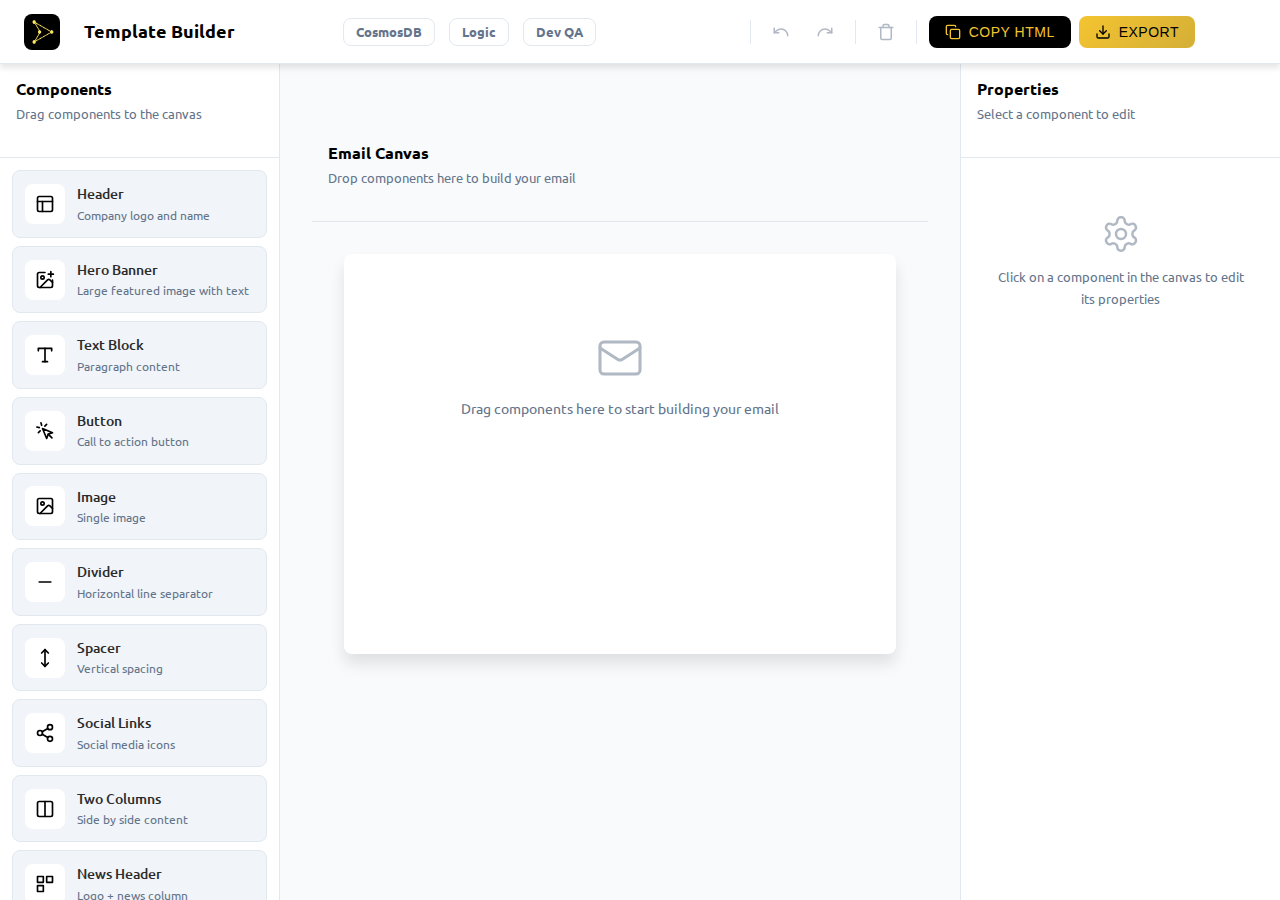
<file: index.html>
<!DOCTYPE html>
<html lang="en">
<head>
  <meta charset="UTF-8">
  <meta name="viewport" content="width=device-width, initial-scale=1.0">
  <title>Email Template Builder</title>
  <link rel="stylesheet" href="./assets/css/mmit-styles.css">
  <link rel="stylesheet" href="./assets/css/application.css">
  <link rel="apple-touch-icon" sizes="180x180" href="./assets/images/favicon_io/apple-touch-icon.png">
  <link rel="icon" type="image/png" sizes="32x32" href="./assets/images/favicon_io/favicon-32x32.png">
  <link rel="icon" type="image/png" sizes="16x16" href="./assets/images/favicon_io/favicon-16x16.png">
  <link rel="manifest" href="./assets/images/favicon_io/site.webmanifest">
</head>
<body>
  <div id="app">
    <header class="header">
      <div class="header-left">
        <div class="logo">
          <img src="./assets/images/mmit_logo.png" alt="MMIT Logo" style="width: 30px; height: 30px;">
        </div>
        <div class="header-title">
          <h1 data-testid="text-app-title">Template Builder</h1>
          <span id="templateNameDisplay" class="template-name" data-testid="text-template-name"></span>
        </div>
      </div>
      <div class="header-actions">
        <div class="header-features">
          <a href="./assets/pages/cosmosDB/index.html">CosmosDB</a>
          <a href="./assets/pages/logic/index.html">Logic</a>
          <!-- <a href="./assets/pages/repo/index.html">Repo</a> -->
          <a href="./assets/pages/dev-qa/index.html">Dev QA</a>
        </div>

        <button style="visibility: hidden;" class="btn btn-icon" id="btnNew" title="New Template" data-testid="button-new">
          <svg xmlns="http://www.w3.org/2000/svg" width="18" height="18" viewBox="0 0 24 24" fill="none" stroke="currentColor" stroke-width="2" stroke-linecap="round" stroke-linejoin="round"><path d="M5 12h14"/><path d="M12 5v14"/></svg>
        </button>
        <button style="visibility: hidden;" class="btn btn-icon" id="btnLoad" title="Load Template" data-testid="button-load">
          <svg xmlns="http://www.w3.org/2000/svg" width="18" height="18" viewBox="0 0 24 24" fill="none" stroke="currentColor" stroke-width="2" stroke-linecap="round" stroke-linejoin="round"><path d="m6 14 1.5-2.9A2 2 0 0 1 9.24 10H20a2 2 0 0 1 1.94 2.5l-1.54 6a2 2 0 0 1-1.95 1.5H4a2 2 0 0 1-2-2V5a2 2 0 0 1 2-2h3.9a2 2 0 0 1 1.69.9l.81 1.2a2 2 0 0 0 1.67.9H18a2 2 0 0 1 2 2v2"/></svg>
        </button>
        <button style="visibility: hidden;" class="btn btn-icon" id="btnSave" title="Save Template" data-testid="button-save">
          <svg xmlns="http://www.w3.org/2000/svg" width="18" height="18" viewBox="0 0 24 24" fill="none" stroke="currentColor" stroke-width="2" stroke-linecap="round" stroke-linejoin="round"><path d="M15.2 3a2 2 0 0 1 1.4.6l3.8 3.8a2 2 0 0 1 .6 1.4V19a2 2 0 0 1-2 2H5a2 2 0 0 1-2-2V5a2 2 0 0 1 2-2z"/><path d="M17 21v-7a1 1 0 0 0-1-1H8a1 1 0 0 0-1 1v7"/><path d="M7 3v4a1 1 0 0 0 1 1h7"/></svg>
        </button>
        <div class="divider"></div>
        <button class="btn btn-icon" id="btnUndo" title="Undo" disabled data-testid="button-undo">
          <svg xmlns="http://www.w3.org/2000/svg" width="18" height="18" viewBox="0 0 24 24" fill="none" stroke="currentColor" stroke-width="2" stroke-linecap="round" stroke-linejoin="round"><path d="M3 7v6h6"/><path d="M21 17a9 9 0 0 0-9-9 9 9 0 0 0-6 2.3L3 13"/></svg>
        </button>
        <button class="btn btn-icon" id="btnRedo" title="Redo" disabled data-testid="button-redo">
          <svg xmlns="http://www.w3.org/2000/svg" width="18" height="18" viewBox="0 0 24 24" fill="none" stroke="currentColor" stroke-width="2" stroke-linecap="round" stroke-linejoin="round"><path d="M21 7v6h-6"/><path d="M3 17a9 9 0 0 1 9-9 9 9 0 0 1 6 2.3l3 2.7"/></svg>
        </button>
        <div class="divider"></div>
        <button class="btn btn-icon" id="btnClear" title="Clear Canvas" disabled data-testid="button-clear">
          <svg xmlns="http://www.w3.org/2000/svg" width="18" height="18" viewBox="0 0 24 24" fill="none" stroke="currentColor" stroke-width="2" stroke-linecap="round" stroke-linejoin="round"><path d="M3 6h18"/><path d="M19 6v14c0 1-1 2-2 2H7c-1 0-2-1-2-2V6"/><path d="M8 6V4c0-1 1-2 2-2h4c1 0 2 1 2 2v2"/></svg>
        </button>
        <div class="divider"></div>
        <button class="btn btn-secondary" id="btnCopy" data-testid="button-copy">
          <svg xmlns="http://www.w3.org/2000/svg" width="16" height="16" viewBox="0 0 24 24" fill="none" stroke="currentColor" stroke-width="2" stroke-linecap="round" stroke-linejoin="round"><rect width="14" height="14" x="8" y="8" rx="2" ry="2"/><path d="M4 16c-1.1 0-2-.9-2-2V4c0-1.1.9-2 2-2h10c1.1 0 2 .9 2 2"/></svg>
          <span>Copy HTML</span>
        </button>
        <button class="btn btn-primary" id="btnExport" data-testid="button-export">
          <svg xmlns="http://www.w3.org/2000/svg" width="16" height="16" viewBox="0 0 24 24" fill="none" stroke="currentColor" stroke-width="2" stroke-linecap="round" stroke-linejoin="round"><path d="M21 15v4a2 2 0 0 1-2 2H5a2 2 0 0 1-2-2v-4"/><polyline points="7 10 12 15 17 10"/><line x1="12" x2="12" y1="15" y2="3"/></svg>
          <span>Export</span>
        </button>
        <div style="visibility: hidden;" class="divider"></div>
        <button style="visibility: hidden;" class="btn btn-icon btn-outline" id="btnDarkMode" title="Toggle Dark Mode" data-testid="button-dark-mode">
          <svg id="iconMoon" xmlns="http://www.w3.org/2000/svg" width="18" height="18" viewBox="0 0 24 24" fill="none" stroke="currentColor" stroke-width="2" stroke-linecap="round" stroke-linejoin="round"><path d="M12 3a6 6 0 0 0 9 9 9 9 0 1 1-9-9Z"/></svg>
          <svg id="iconSun" xmlns="http://www.w3.org/2000/svg" width="18" height="18" viewBox="0 0 24 24" fill="none" stroke="currentColor" stroke-width="2" stroke-linecap="round" stroke-linejoin="round" style="display:none"><circle cx="12" cy="12" r="4"/><path d="M12 2v2"/><path d="M12 20v2"/><path d="m4.93 4.93 1.41 1.41"/><path d="m17.66 17.66 1.41 1.41"/><path d="M2 12h2"/><path d="M20 12h2"/><path d="m6.34 17.66-1.41 1.41"/><path d="m19.07 4.93-1.41 1.41"/></svg>
        </button>
      </div>
    </header>

    <main class="main">
      <aside class="sidebar-left">
        <div class="panel-header">
          <h2 data-testid="text-components-title">Components</h2>
          <p data-testid="text-components-hint">Drag components to the canvas</p>
        </div>
        <div class="component-list" id="componentPalette">
          <div class="component-item" draggable="true" data-type="header" data-testid="component-header">
            <div class="component-icon">
              <svg xmlns="http://www.w3.org/2000/svg" width="20" height="20" viewBox="0 0 24 24" fill="none" stroke="currentColor" stroke-width="2" stroke-linecap="round" stroke-linejoin="round"><rect width="18" height="18" x="3" y="3" rx="2"/><path d="M3 9h18"/><path d="M9 21V9"/></svg>
            </div>
            <div class="component-info">
              <span class="component-name">Header</span>
              <span class="component-desc">Company logo and name</span>
            </div>
          </div>
          <div class="component-item" draggable="true" data-type="hero" data-testid="component-hero">
            <div class="component-icon">
              <svg xmlns="http://www.w3.org/2000/svg" width="20" height="20" viewBox="0 0 24 24" fill="none" stroke="currentColor" stroke-width="2" stroke-linecap="round" stroke-linejoin="round"><path d="M21 12v7a2 2 0 0 1-2 2H5a2 2 0 0 1-2-2V5a2 2 0 0 1 2-2h7"/><line x1="16" x2="22" y1="5" y2="5"/><line x1="19" x2="19" y1="2" y2="8"/><circle cx="9" cy="9" r="2"/><path d="m21 15-3.086-3.086a2 2 0 0 0-2.828 0L6 21"/></svg>
            </div>
            <div class="component-info">
              <span class="component-name">Hero Banner</span>
              <span class="component-desc">Large featured image with text</span>
            </div>
          </div>
          <div class="component-item" draggable="true" data-type="text" data-testid="component-text">
            <div class="component-icon">
              <svg xmlns="http://www.w3.org/2000/svg" width="20" height="20" viewBox="0 0 24 24" fill="none" stroke="currentColor" stroke-width="2" stroke-linecap="round" stroke-linejoin="round"><polyline points="4 7 4 4 20 4 20 7"/><line x1="9" x2="15" y1="20" y2="20"/><line x1="12" x2="12" y1="4" y2="20"/></svg>
            </div>
            <div class="component-info">
              <span class="component-name">Text Block</span>
              <span class="component-desc">Paragraph content</span>
            </div>
          </div>
          <div class="component-item" draggable="true" data-type="button" data-testid="component-button">
            <div class="component-icon">
              <svg xmlns="http://www.w3.org/2000/svg" width="20" height="20" viewBox="0 0 24 24" fill="none" stroke="currentColor" stroke-width="2" stroke-linecap="round" stroke-linejoin="round"><path d="m9 9 5 12 1.774-5.226L21 14 9 9z"/><path d="m16.071 16.071 4.243 4.243"/><path d="m7.188 2.239.777 2.897M5.136 7.965l-2.898-.777M13.95 4.05l-2.122 2.122m-5.657 5.656-2.12 2.122"/></svg>
            </div>
            <div class="component-info">
              <span class="component-name">Button</span>
              <span class="component-desc">Call to action button</span>
            </div>
          </div>
          <div class="component-item" draggable="true" data-type="image" data-testid="component-image">
            <div class="component-icon">
              <svg xmlns="http://www.w3.org/2000/svg" width="20" height="20" viewBox="0 0 24 24" fill="none" stroke="currentColor" stroke-width="2" stroke-linecap="round" stroke-linejoin="round"><rect width="18" height="18" x="3" y="3" rx="2" ry="2"/><circle cx="9" cy="9" r="2"/><path d="m21 15-3.086-3.086a2 2 0 0 0-2.828 0L6 21"/></svg>
            </div>
            <div class="component-info">
              <span class="component-name">Image</span>
              <span class="component-desc">Single image</span>
            </div>
          </div>
          <div class="component-item" draggable="true" data-type="divider" data-testid="component-divider">
            <div class="component-icon">
              <svg xmlns="http://www.w3.org/2000/svg" width="20" height="20" viewBox="0 0 24 24" fill="none" stroke="currentColor" stroke-width="2" stroke-linecap="round" stroke-linejoin="round"><path d="M5 12h14"/></svg>
            </div>
            <div class="component-info">
              <span class="component-name">Divider</span>
              <span class="component-desc">Horizontal line separator</span>
            </div>
          </div>
          <div class="component-item" draggable="true" data-type="spacer" data-testid="component-spacer">
            <div class="component-icon">
              <svg xmlns="http://www.w3.org/2000/svg" width="20" height="20" viewBox="0 0 24 24" fill="none" stroke="currentColor" stroke-width="2" stroke-linecap="round" stroke-linejoin="round"><polyline points="8 18 12 22 16 18"/><polyline points="8 6 12 2 16 6"/><line x1="12" x2="12" y1="2" y2="22"/></svg>
            </div>
            <div class="component-info">
              <span class="component-name">Spacer</span>
              <span class="component-desc">Vertical spacing</span>
            </div>
          </div>
          <div class="component-item" draggable="true" data-type="social" data-testid="component-social">
            <div class="component-icon">
              <svg xmlns="http://www.w3.org/2000/svg" width="20" height="20" viewBox="0 0 24 24" fill="none" stroke="currentColor" stroke-width="2" stroke-linecap="round" stroke-linejoin="round"><circle cx="18" cy="5" r="3"/><circle cx="6" cy="12" r="3"/><circle cx="18" cy="19" r="3"/><line x1="8.59" x2="15.42" y1="13.51" y2="17.49"/><line x1="15.41" x2="8.59" y1="6.51" y2="10.49"/></svg>
            </div>
            <div class="component-info">
              <span class="component-name">Social Links</span>
              <span class="component-desc">Social media icons</span>
            </div>
          </div>
          <div class="component-item" draggable="true" data-type="two-column" data-testid="component-two-column">
            <div class="component-icon">
              <svg xmlns="http://www.w3.org/2000/svg" width="20" height="20" viewBox="0 0 24 24" fill="none" stroke="currentColor" stroke-width="2" stroke-linecap="round" stroke-linejoin="round"><rect width="18" height="18" x="3" y="3" rx="2"/><path d="M12 3v18"/></svg>
            </div>
            <div class="component-info">
              <span class="component-name">Two Columns</span>
              <span class="component-desc">Side by side content</span>
            </div>
          </div>
          <div class="component-item" draggable="true" data-type="news-header" data-testid="component-news-header">
            <div class="component-icon">
              <svg xmlns="http://www.w3.org/2000/svg" width="20" height="20" viewBox="0 0 24 24" fill="none" stroke="currentColor" stroke-width="2" stroke-linecap="round" stroke-linejoin="round"><rect x="3" y="3" width="7" height="7"/><rect x="14" y="3" width="7" height="7"/><rect x="3" y="14" width="7" height="7"/></svg>
            </div>
            <div class="component-info">
              <span class="component-name">News Header</span>
              <span class="component-desc">Logo + news column</span>
            </div>
          </div>
          <div class="component-item" draggable="true" data-type="cta" data-testid="component-cta">
            <div class="component-icon">
              <svg xmlns="http://www.w3.org/2000/svg" width="20" height="20" viewBox="0 0 24 24" fill="none" stroke="currentColor" stroke-width="2" stroke-linecap="round" stroke-linejoin="round"><rect x="3" y="7" width="18" height="10" rx="3"/></svg>
            </div>
            <div class="component-info">
              <span class="component-name">CTA Button</span>
              <span class="component-desc">Prominent call-to-action</span>
            </div>
          </div>
          <div class="component-item" draggable="true" data-type="features-two" data-testid="component-features-two">
            <div class="component-icon">
              <svg xmlns="http://www.w3.org/2000/svg" width="20" height="20" viewBox="0 0 24 24" fill="none" stroke="currentColor" stroke-width="2" stroke-linecap="round" stroke-linejoin="round"><path d="M3 6h18M3 12h18M3 18h18"/></svg>
            </div>
            <div class="component-info">
              <span class="component-name">Two Features</span>
              <span class="component-desc">Two-column feature block</span>
            </div>
          </div>
          <div class="component-item" draggable="true" data-type="image-block" data-testid="component-image-block">
            <div class="component-icon">
              <svg xmlns="http://www.w3.org/2000/svg" width="20" height="20" viewBox="0 0 24 24" fill="none" stroke="currentColor" stroke-width="2" stroke-linecap="round" stroke-linejoin="round"><rect x="3" y="3" width="18" height="14" rx="2"/><circle cx="8.5" cy="8.5" r="1.5"/><path d="M21 21l-6-6-4 4-3-3-4 4"/></svg>
            </div>
            <div class="component-info">
              <span class="component-name">Image Block</span>
              <span class="component-desc">Centered image</span>
            </div>
          </div>
          <div class="component-item" draggable="true" data-type="data-table" data-testid="component-data-table">
            <div class="component-icon">
              <svg xmlns="http://www.w3.org/2000/svg" width="20" height="20" viewBox="0 0 24 24" fill="none" stroke="currentColor" stroke-width="2" stroke-linecap="round" stroke-linejoin="round"><path d="M3 3h18v18H3z"/><path d="M3 9h18M9 21V9"/></svg>
            </div>
            <div class="component-info">
              <span class="component-name">Data Table</span>
              <span class="component-desc">Tabular data block</span>
            </div>
          </div>
          <div class="component-item" draggable="true" data-type="title-paragraph" data-testid="component-title-paragraph">
            <div class="component-icon">
              <svg xmlns="http://www.w3.org/2000/svg" width="20" height="20" viewBox="0 0 24 24" fill="none" stroke="currentColor" stroke-width="2" stroke-linecap="round" stroke-linejoin="round"><path d="M4 6h16M4 12h16M4 18h10"/></svg>
            </div>
            <div class="component-info">
              <span class="component-name">Title + Paragraphs</span>
              <span class="component-desc">Heading and text</span>
            </div>
          </div>
          <div class="component-item" draggable="true" data-type="features-three" data-testid="component-features-three">
            <div class="component-icon">
              <svg xmlns="http://www.w3.org/2000/svg" width="20" height="20" viewBox="0 0 24 24" fill="none" stroke="currentColor" stroke-width="2" stroke-linecap="round" stroke-linejoin="round"><circle cx="6" cy="6" r="2"/><circle cx="12" cy="6" r="2"/><circle cx="18" cy="6" r="2"/></svg>
            </div>
            <div class="component-info">
              <span class="component-name">Three Features</span>
              <span class="component-desc">Three-column icon features</span>
            </div>
          </div>
          <div class="component-item" draggable="true" data-type="footer" data-testid="component-footer">
            <div class="component-icon">
              <svg xmlns="http://www.w3.org/2000/svg" width="20" height="20" viewBox="0 0 24 24" fill="none" stroke="currentColor" stroke-width="2" stroke-linecap="round" stroke-linejoin="round"><path d="M15 2H6a2 2 0 0 0-2 2v16a2 2 0 0 0 2 2h12a2 2 0 0 0 2-2V7Z"/><path d="M14 2v4a2 2 0 0 0 2 2h4"/><path d="M10 9H8"/><path d="M16 13H8"/><path d="M16 17H8"/></svg>
            </div>
            <div class="component-info">
              <span class="component-name">Footer</span>
              <span class="component-desc">Copyright and unsubscribe</span>
            </div>
          </div>
        </div>
      </aside>

      <section class="canvas-area">
        <div class="panel-header">
          <div>
            <h2 data-testid="text-canvas-title">Email Canvas</h2>
            <p id="canvasCount" data-testid="text-canvas-count">Drop components here to build your email</p>
          </div>
        </div>
        <div class="canvas-scroll">
          <div class="canvas-container">
            <div class="email-preview" id="emailPreview" data-testid="canvas-drop-zone"></div>
          </div>
        </div>
      </section>

      <aside class="sidebar-right">
        <div class="panel-header">
          <h2 id="propertyTitle" data-testid="text-property-title">Properties</h2>
          <p id="propertySubtitle">Select a component to edit</p>
        </div>
        <div class="property-content" id="propertyEditor">
          <div class="empty-property-state">
            <svg xmlns="http://www.w3.org/2000/svg" width="40" height="40" viewBox="0 0 24 24" fill="none" stroke="currentColor" stroke-width="1.5" stroke-linecap="round" stroke-linejoin="round"><path d="M12.22 2h-.44a2 2 0 0 0-2 2v.18a2 2 0 0 1-1 1.73l-.43.25a2 2 0 0 1-2 0l-.15-.08a2 2 0 0 0-2.73.73l-.22.38a2 2 0 0 0 .73 2.73l.15.1a2 2 0 0 1 1 1.72v.51a2 2 0 0 1-1 1.74l-.15.09a2 2 0 0 0-.73 2.73l.22.38a2 2 0 0 0 2.73.73l.15-.08a2 2 0 0 1 2 0l.43.25a2 2 0 0 1 1 1.73V20a2 2 0 0 0 2 2h.44a2 2 0 0 0 2-2v-.18a2 2 0 0 1 1-1.73l.43-.25a2 2 0 0 1 2 0l.15.08a2 2 0 0 0 2.73-.73l.22-.39a2 2 0 0 0-.73-2.73l-.15-.08a2 2 0 0 1-1-1.74v-.5a2 2 0 0 1 1-1.74l.15-.09a2 2 0 0 0 .73-2.73l-.22-.38a2 2 0 0 0-2.73-.73l-.15.08a2 2 0 0 1-2 0l-.43-.25a2 2 0 0 1-1-1.73V4a2 2 0 0 0-2-2z"/><circle cx="12" cy="12" r="3"/></svg>
            <p>Click on a component in the canvas to edit its properties</p>
          </div>
        </div>
      </aside>
    </main>
  </div>
  <div class="modal-overlay" id="exportModal">
    <div class="modal">
      <div class="modal-header">
        <h3>Export Email Template</h3>
        <button class="btn btn-icon modal-close" id="closeExportModal">
          <svg xmlns="http://www.w3.org/2000/svg" width="18" height="18" viewBox="0 0 24 24" fill="none" stroke="currentColor" stroke-width="2" stroke-linecap="round" stroke-linejoin="round"><path d="M18 6 6 18"/><path d="m6 6 12 12"/></svg>
        </button>
      </div>
      <div class="modal-body">
        <p class="modal-desc">Copy the HTML code below or download it as a file.</p>
        <div class="code-preview">
          <pre id="exportCode"></pre>
        </div>
      </div>
      <div class="modal-footer">
        <button class="btn btn-secondary" id="copyExportCode" data-testid="button-copy-export">
          <svg xmlns="http://www.w3.org/2000/svg" width="16" height="16" viewBox="0 0 24 24" fill="none" stroke="currentColor" stroke-width="2" stroke-linecap="round" stroke-linejoin="round"><rect width="14" height="14" x="8" y="8" rx="2" ry="2"/><path d="M4 16c-1.1 0-2-.9-2-2V4c0-1.1.9-2 2-2h10c1.1 0 2 .9 2 2"/></svg>
          Copy Code
        </button>
        <button class="btn btn-primary" id="downloadExport" data-testid="button-download">
          <svg xmlns="http://www.w3.org/2000/svg" width="16" height="16" viewBox="0 0 24 24" fill="none" stroke="currentColor" stroke-width="2" stroke-linecap="round" stroke-linejoin="round"><path d="M21 15v4a2 2 0 0 1-2 2H5a2 2 0 0 1-2-2v-4"/><polyline points="7 10 12 15 17 10"/><line x1="12" x2="12" y1="15" y2="3"/></svg>
          Download HTML
        </button>
      </div>
    </div>
  </div>
  <div class="modal-overlay" id="saveModal">
    <div class="modal modal-sm">
      <div class="modal-header">
        <h3>Save Template</h3>
        <button class="btn btn-icon modal-close" id="closeSaveModal">
          <svg xmlns="http://www.w3.org/2000/svg" width="18" height="18" viewBox="0 0 24 24" fill="none" stroke="currentColor" stroke-width="2" stroke-linecap="round" stroke-linejoin="round"><path d="M18 6 6 18"/><path d="m6 6 12 12"/></svg>
        </button>
      </div>
      <div class="modal-body">
        <p class="modal-desc">Give your email template a name to save it for later.</p>
        <input type="text" class="input" id="templateNameInput" placeholder="Template name" data-testid="input-template-name">
      </div>
      <div class="modal-footer">
        <button class="btn btn-secondary" id="cancelSave" data-testid="button-cancel-save">Cancel</button>
        <button class="btn btn-primary" id="confirmSave" data-testid="button-confirm-save">Save Template</button>
      </div>
    </div>
  </div>
  <div class="modal-overlay" id="loadModal">
    <div class="modal">
      <div class="modal-header">
        <h3>Load Template</h3>
        <button class="btn btn-icon modal-close" id="closeLoadModal">
          <svg xmlns="http://www.w3.org/2000/svg" width="18" height="18" viewBox="0 0 24 24" fill="none" stroke="currentColor" stroke-width="2" stroke-linecap="round" stroke-linejoin="round"><path d="M18 6 6 18"/><path d="m6 6 12 12"/></svg>
        </button>
      </div>
      <div class="modal-body">
        <p class="modal-desc">Select a saved template to continue editing.</p>
        <div class="template-list" id="templateList">
          <p class="empty-templates" data-testid="text-no-templates">No saved templates yet</p>
        </div>
      </div>
    </div>
  </div>
  <div class="toast-container" id="toastContainer"></div>
  <script src="./assets/js/script.js"></script>
</body>
</html>
</file>
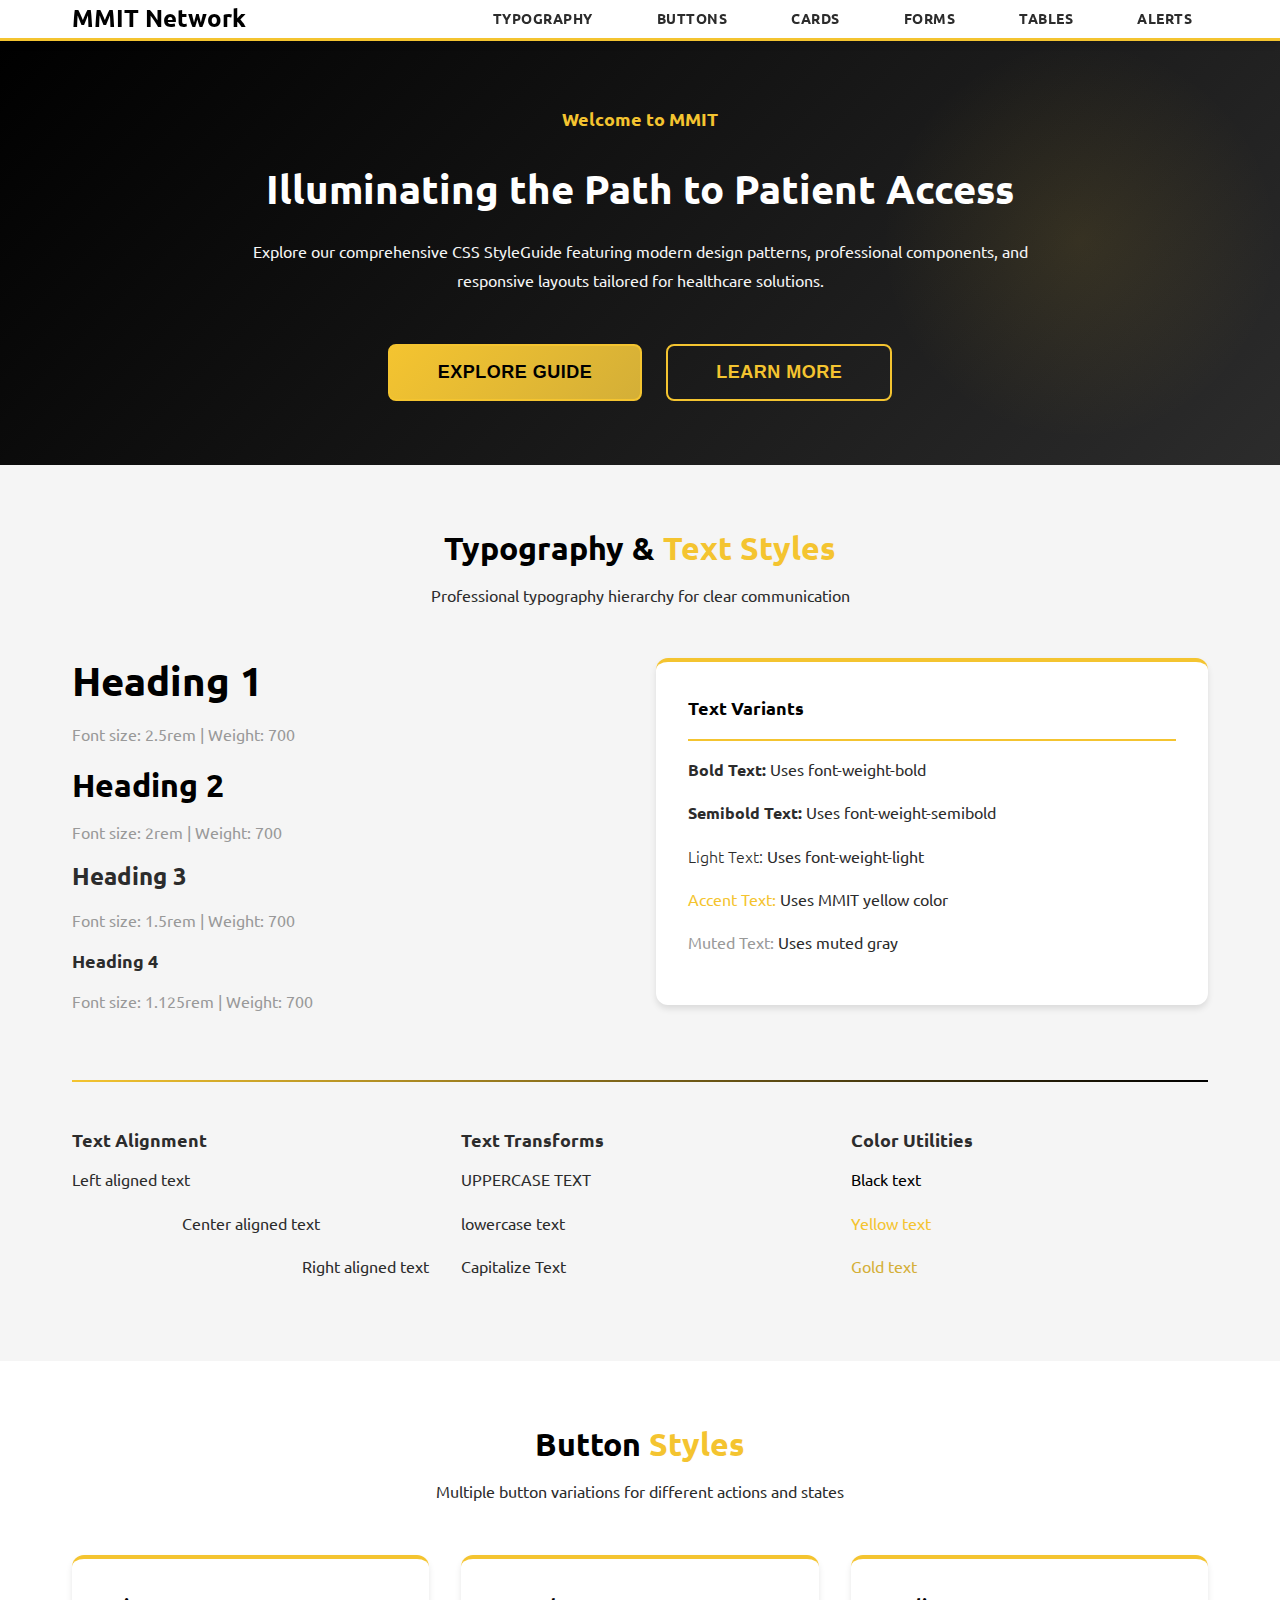
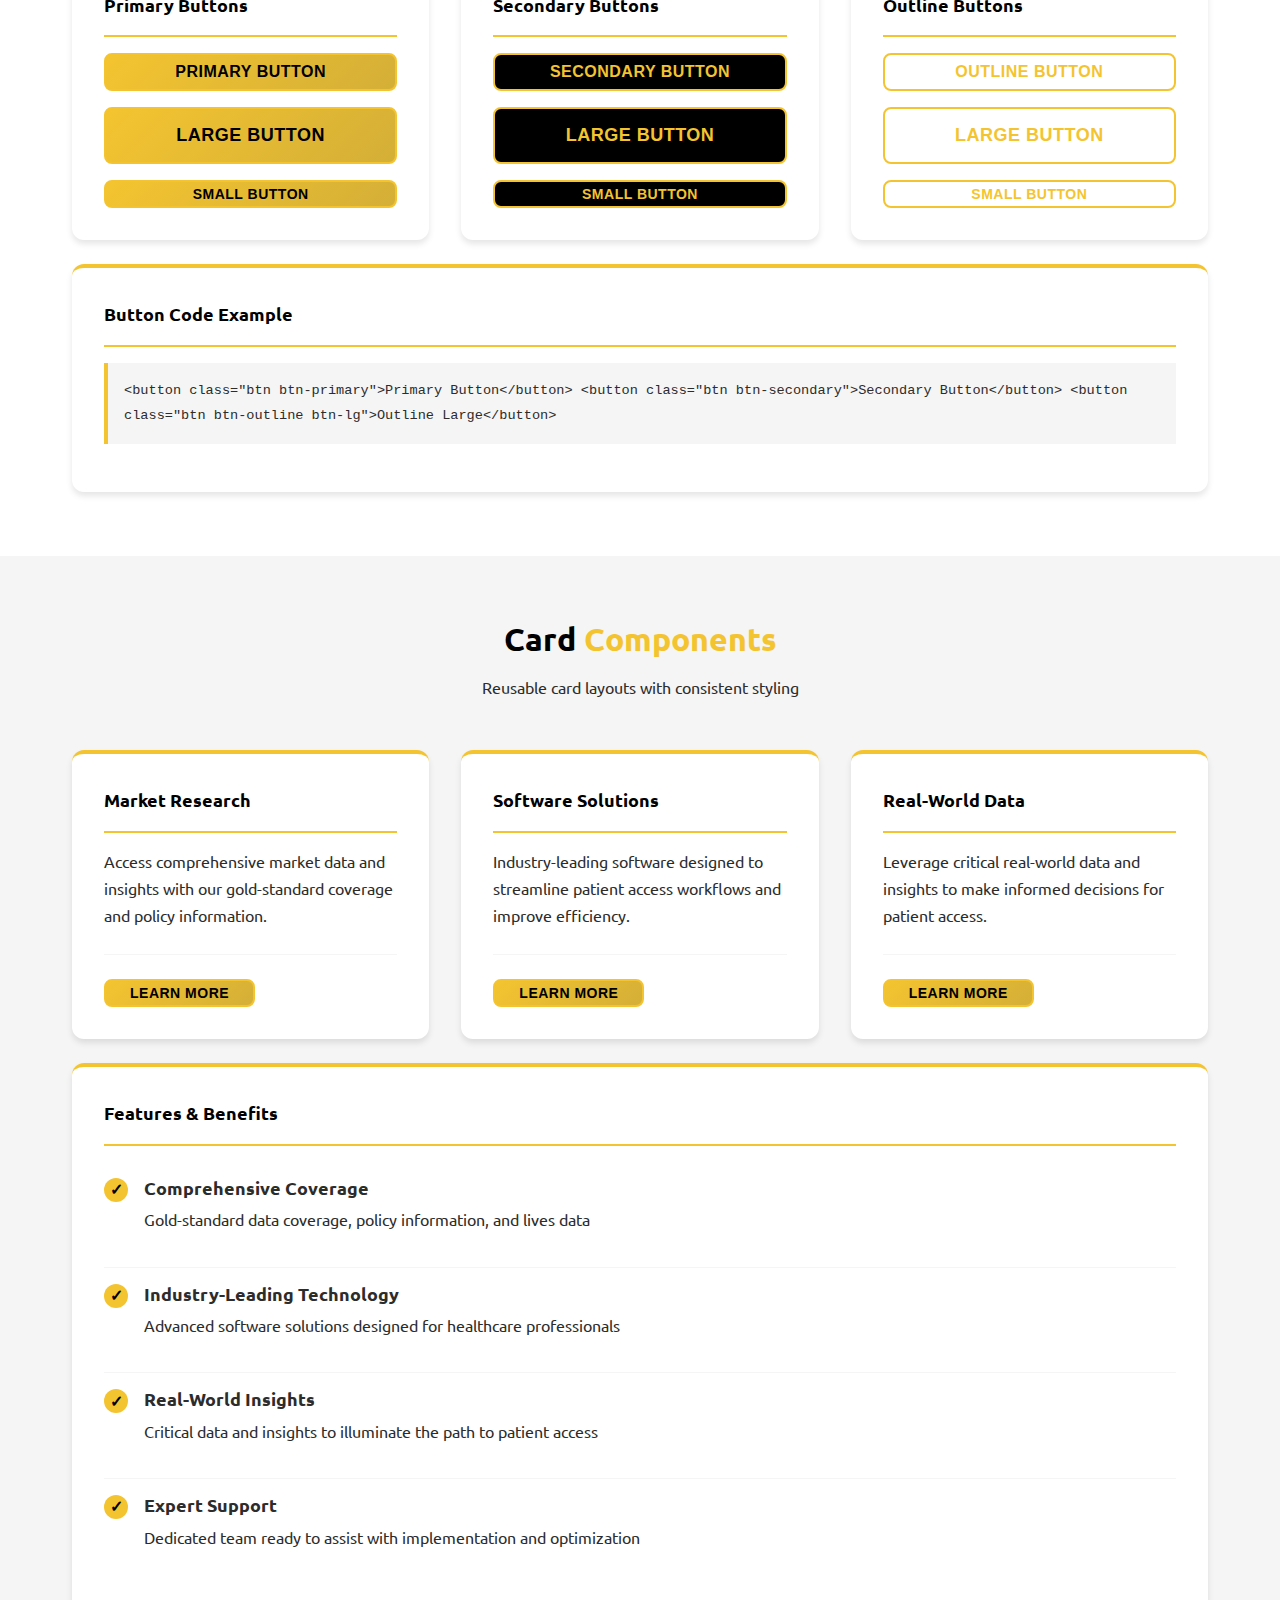
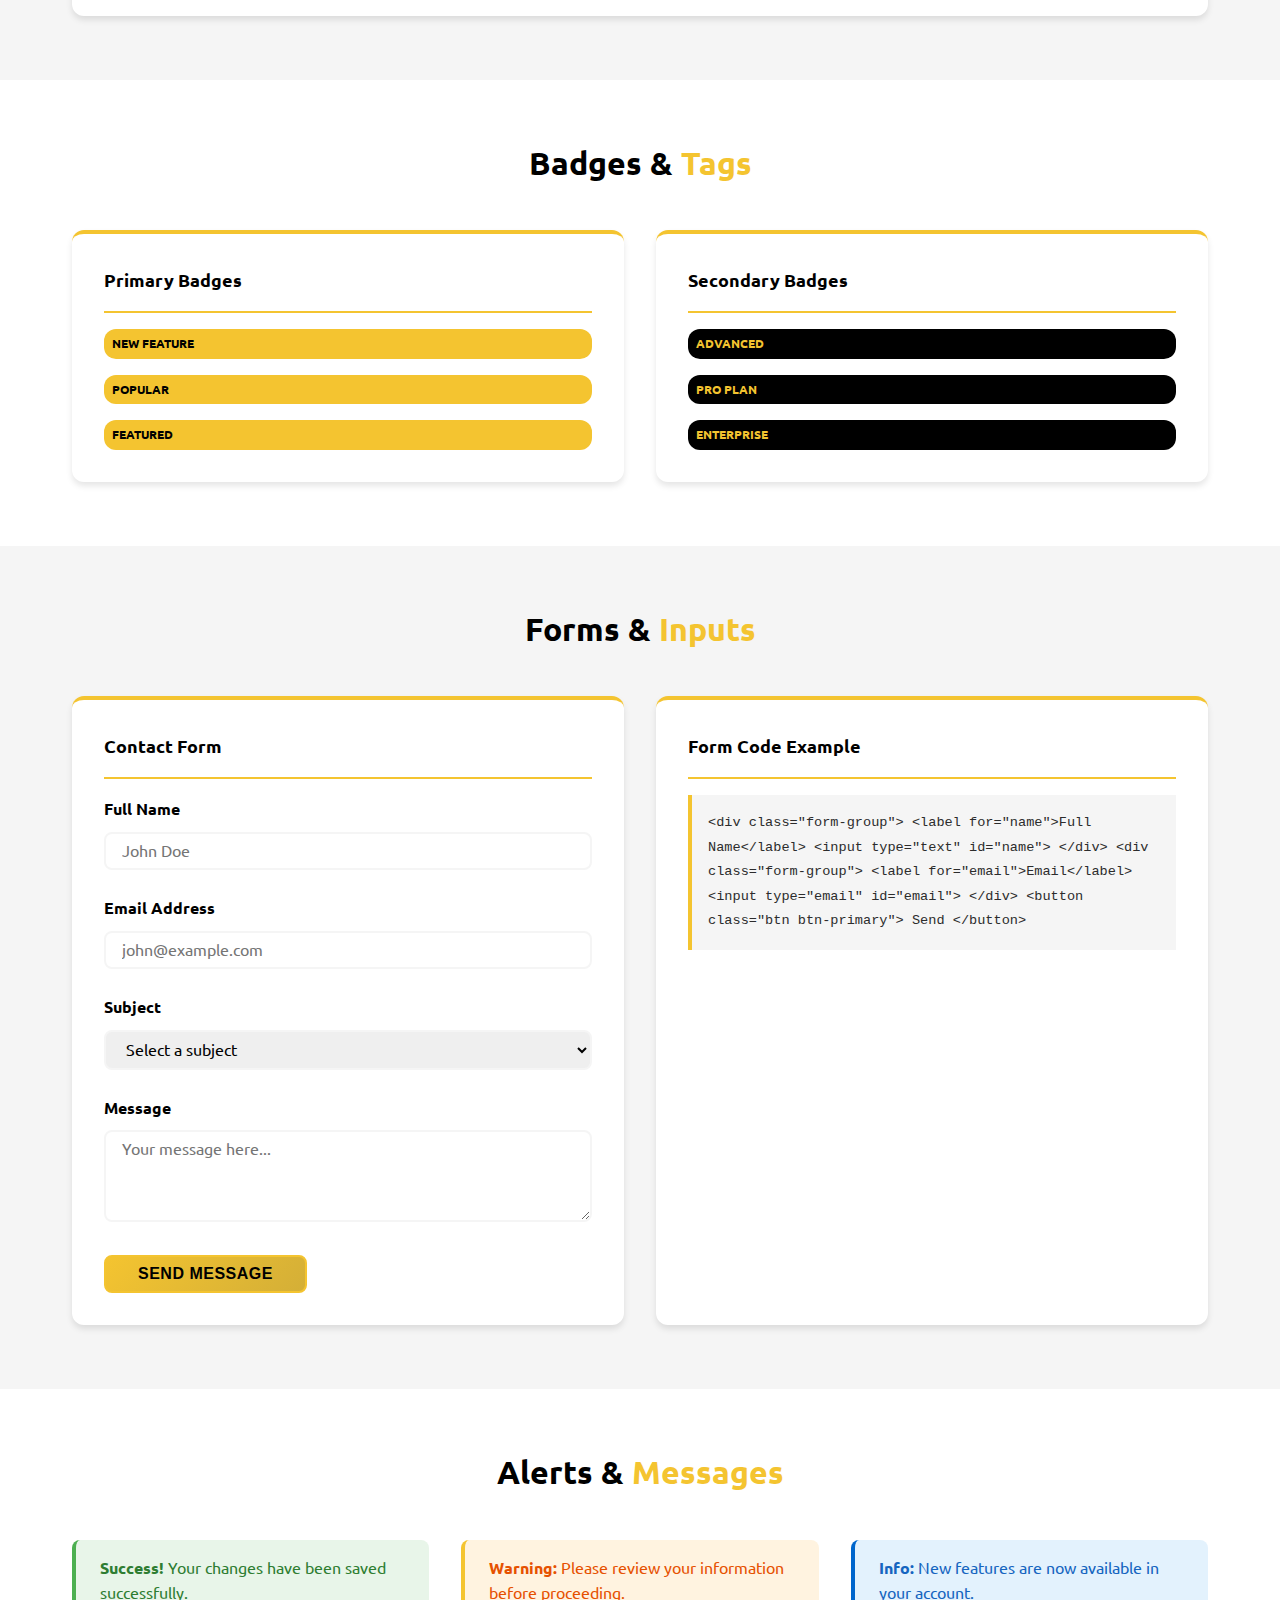
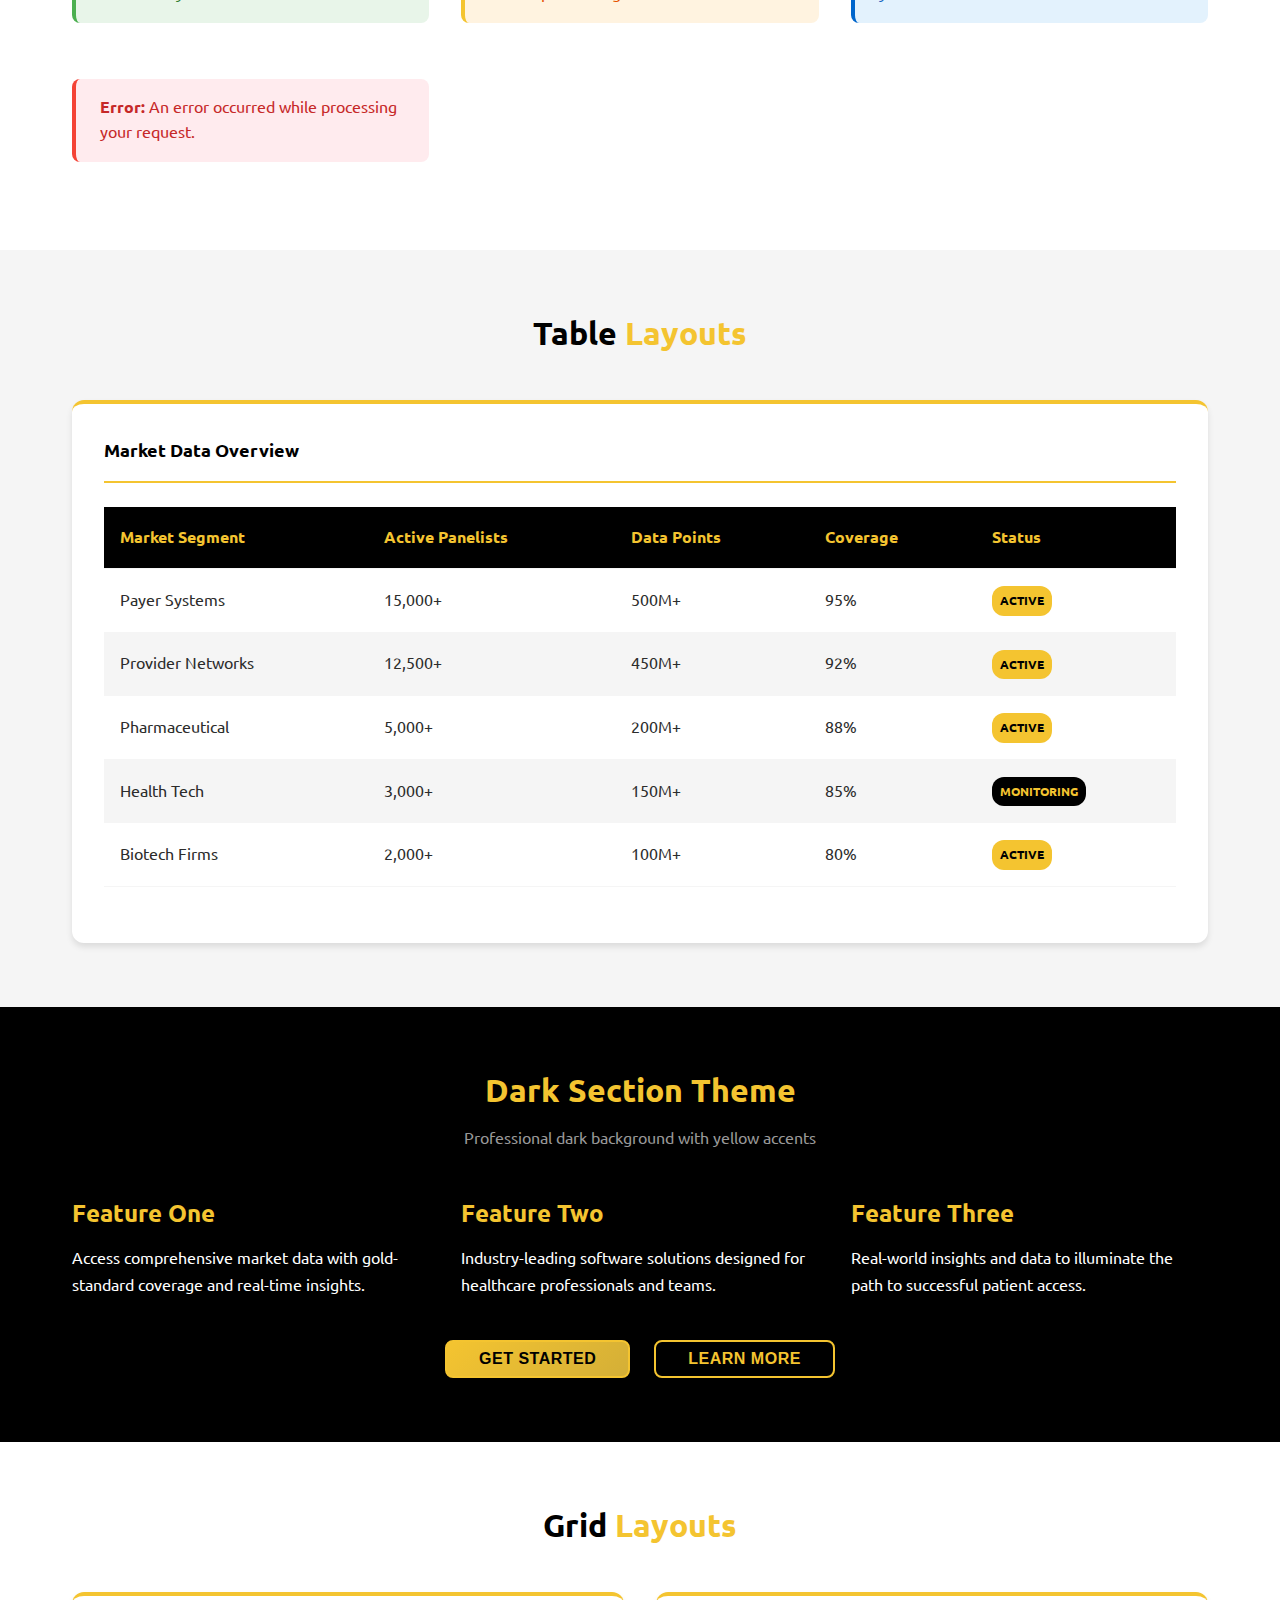
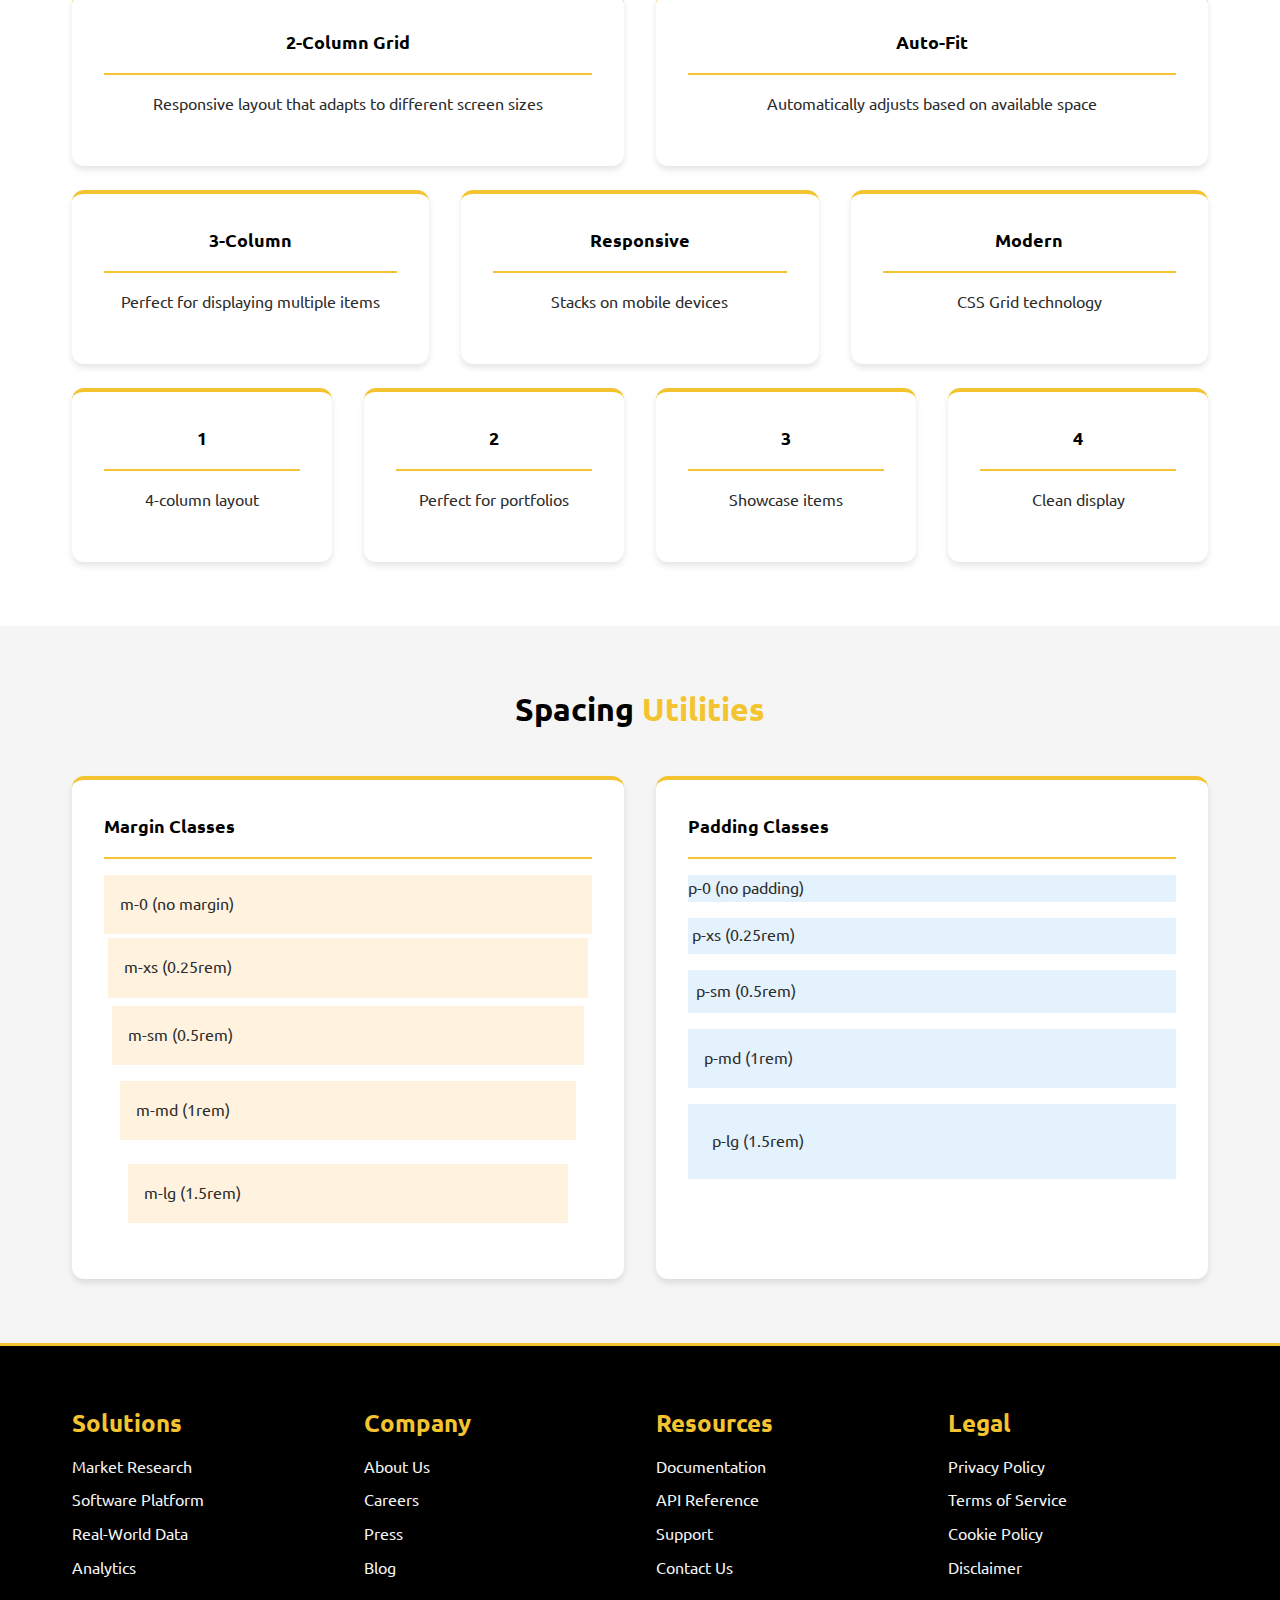
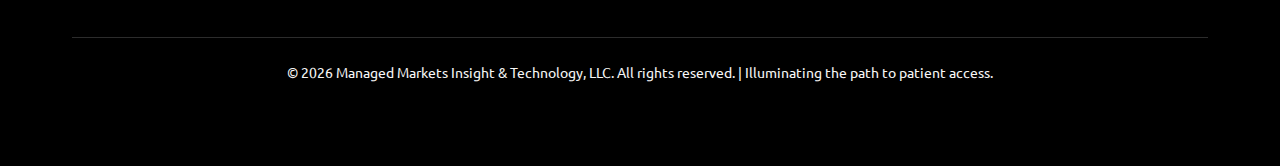
<file: assets/css/Style-Guide/index.html>
<!DOCTYPE html>
<html lang="en">
<head>
    <meta charset="UTF-8">
    <meta name="viewport" content="width=device-width, initial-scale=1.0">
    <title>MMIT StyleGuide Demo - Professional Healthcare Solutions</title>
    <link rel="stylesheet" href="fonts/stylesheet.css">
    <link rel="stylesheet" href="mmit-styles.css">
    <style>
        /* Additional demo-specific styling */
        .demo-section {
            scroll-margin-top: 80px;
        }
        
        .code-block {
            background-color: #f5f5f5;
            border-left: 4px solid #F4C430;
            padding: 1rem;
            margin: 1rem 0;
            overflow-x: auto;
            font-family: 'Courier New', monospace;
            font-size: 0.85rem;
        }
    </style>
</head>
<body>
    <!-- ============================================
         HEADER & NAVIGATION
         ============================================ -->
    <header>
        <nav class="container">
            <div class="logo">MMIT Network</div>
            <ul>
                <li><a href="#typography">Typography</a></li>
                <li><a href="#buttons">Buttons</a></li>
                <li><a href="#cards">Cards</a></li>
                <li><a href="#forms">Forms</a></li>
                <li><a href="#tables">Tables</a></li>
                <li><a href="#alerts">Alerts</a></li>
            </ul>
        </nav>
    </header>

    <!-- ============================================
         HERO SECTION
         ============================================ -->
    <section class="hero">
        <div class="hero-content">
            <div class="hero-subtitle">Welcome to MMIT</div>
            <h1>Illuminating the Path to Patient Access</h1>
            <p class="hero-description">
                Explore our comprehensive CSS StyleGuide featuring modern design patterns, 
                professional components, and responsive layouts tailored for healthcare solutions.
            </p>
            <div class="flex-center gap-lg">
                <button class="btn btn-primary btn-lg">Explore Guide</button>
                <button class="btn btn-outline btn-lg">Learn More</button>
            </div>
        </div>
    </section>

    <!-- ============================================
         TYPOGRAPHY SECTION
         ============================================ -->
    <section id="typography" class="demo-section section-light">
        <div class="container">
            <div class="section-header">
                <h2>Typography & <span class="section-header-accent">Text Styles</span></h2>
                <p>Professional typography hierarchy for clear communication</p>
            </div>

            <div class="grid grid-2">
                <div>
                    <h1>Heading 1</h1>
                    <p class="text-muted">Font size: 2.5rem | Weight: 700</p>

                    <h2>Heading 2</h2>
                    <p class="text-muted">Font size: 2rem | Weight: 700</p>

                    <h3>Heading 3</h3>
                    <p class="text-muted">Font size: 1.5rem | Weight: 700</p>

                    <h4>Heading 4</h4>
                    <p class="text-muted">Font size: 1.125rem | Weight: 700</p>
                </div>

                <div>
                    <div class="card">
                        <div class="card-header">Text Variants</div>
                        <div class="card-body">
                            <p><span class="font-bold">Bold Text:</span> Uses font-weight-bold</p>
                            <p><span class="font-semibold">Semibold Text:</span> Uses font-weight-semibold</p>
                            <p><span class="font-light">Light Text:</span> Uses font-weight-light</p>
                            <p><span class="text-yellow">Accent Text:</span> Uses MMIT yellow color</p>
                            <p><span class="text-muted">Muted Text:</span> Uses muted gray</p>
                        </div>
                    </div>
                </div>
            </div>

            <hr>

            <div class="grid grid-3">
                <div>
                    <h4>Text Alignment</h4>
                    <p class="text-left">Left aligned text</p>
                    <p class="text-center">Center aligned text</p>
                    <p class="text-right">Right aligned text</p>
                </div>
                <div>
                    <h4>Text Transforms</h4>
                    <p class="uppercase">Uppercase text</p>
                    <p class="lowercase">LOWERCASE TEXT</p>
                    <p class="capitalize">capitalize text</p>
                </div>
                <div>
                    <h4>Color Utilities</h4>
                    <p class="text-black">Black text</p>
                    <p class="text-yellow">Yellow text</p>
                    <p class="text-gold">Gold text</p>
                </div>
            </div>
        </div>
    </section>

    <!-- ============================================
         BUTTONS SECTION
         ============================================ -->
    <section id="buttons" class="demo-section">
        <div class="container">
            <div class="section-header">
                <h2>Button <span class="section-header-accent">Styles</span></h2>
                <p>Multiple button variations for different actions and states</p>
            </div>

            <div class="grid grid-3">
                <div class="card">
                    <div class="card-header">Primary Buttons</div>
                    <div class="card-body gap-md flex flex-col">
                        <button class="btn btn-primary">Primary Button</button>
                        <button class="btn btn-primary btn-lg">Large Button</button>
                        <button class="btn btn-primary btn-sm">Small Button</button>
                    </div>
                </div>

                <div class="card">
                    <div class="card-header">Secondary Buttons</div>
                    <div class="card-body gap-md flex flex-col">
                        <button class="btn btn-secondary">Secondary Button</button>
                        <button class="btn btn-secondary btn-lg">Large Button</button>
                        <button class="btn btn-secondary btn-sm">Small Button</button>
                    </div>
                </div>

                <div class="card">
                    <div class="card-header">Outline Buttons</div>
                    <div class="card-body gap-md flex flex-col">
                        <button class="btn btn-outline">Outline Button</button>
                        <button class="btn btn-outline btn-lg">Large Button</button>
                        <button class="btn btn-outline btn-sm">Small Button</button>
                    </div>
                </div>
            </div>

            <div class="mt-lg">
                <div class="card">
                    <div class="card-header">Button Code Example</div>
                    <div class="card-body">
                        <div class="code-block">
&lt;button class="btn btn-primary"&gt;Primary Button&lt;/button&gt;
&lt;button class="btn btn-secondary"&gt;Secondary Button&lt;/button&gt;
&lt;button class="btn btn-outline btn-lg"&gt;Outline Large&lt;/button&gt;
                        </div>
                    </div>
                </div>
            </div>
        </div>
    </section>

    <!-- ============================================
         CARDS SECTION
         ============================================ -->
    <section id="cards" class="demo-section section-light">
        <div class="container">
            <div class="section-header">
                <h2>Card <span class="section-header-accent">Components</span></h2>
                <p>Reusable card layouts with consistent styling</p>
            </div>

            <div class="grid grid-3">
                <div class="card">
                    <div class="card-header">Market Research</div>
                    <div class="card-body">
                        <p>Access comprehensive market data and insights with our gold-standard coverage and policy information.</p>
                    </div>
                    <div class="card-footer">
                        <button class="btn btn-primary btn-sm">Learn More</button>
                    </div>
                </div>

                <div class="card">
                    <div class="card-header">Software Solutions</div>
                    <div class="card-body">
                        <p>Industry-leading software designed to streamline patient access workflows and improve efficiency.</p>
                    </div>
                    <div class="card-footer">
                        <button class="btn btn-primary btn-sm">Learn More</button>
                    </div>
                </div>

                <div class="card">
                    <div class="card-header">Real-World Data</div>
                    <div class="card-body">
                        <p>Leverage critical real-world data and insights to make informed decisions for patient access.</p>
                    </div>
                    <div class="card-footer">
                        <button class="btn btn-primary btn-sm">Learn More</button>
                    </div>
                </div>
            </div>

            <div class="mt-lg">
                <div class="card">
                    <div class="card-header">Features & Benefits</div>
                    <ul class="feature-list">
                        <li class="feature-item">
                            <div class="feature-icon">✓</div>
                            <div class="feature-content">
                                <h4>Comprehensive Coverage</h4>
                                <p>Gold-standard data coverage, policy information, and lives data</p>
                            </div>
                        </li>
                        <li class="feature-item">
                            <div class="feature-icon">✓</div>
                            <div class="feature-content">
                                <h4>Industry-Leading Technology</h4>
                                <p>Advanced software solutions designed for healthcare professionals</p>
                            </div>
                        </li>
                        <li class="feature-item">
                            <div class="feature-icon">✓</div>
                            <div class="feature-content">
                                <h4>Real-World Insights</h4>
                                <p>Critical data and insights to illuminate the path to patient access</p>
                            </div>
                        </li>
                        <li class="feature-item">
                            <div class="feature-icon">✓</div>
                            <div class="feature-content">
                                <h4>Expert Support</h4>
                                <p>Dedicated team ready to assist with implementation and optimization</p>
                            </div>
                        </li>
                    </ul>
                </div>
            </div>
        </div>
    </section>

    <!-- ============================================
         BADGES SECTION
         ============================================ -->
    <section class="demo-section">
        <div class="container">
            <div class="section-header">
                <h2>Badges & <span class="section-header-accent">Tags</span></h2>
            </div>

            <div class="grid grid-2">
                <div class="card">
                    <div class="card-header">Primary Badges</div>
                    <div class="card-body gap-md flex flex-col">
                        <span class="badge badge-primary">New Feature</span>
                        <span class="badge badge-primary">Popular</span>
                        <span class="badge badge-primary">Featured</span>
                    </div>
                </div>

                <div class="card">
                    <div class="card-header">Secondary Badges</div>
                    <div class="card-body gap-md flex flex-col">
                        <span class="badge badge-secondary">Advanced</span>
                        <span class="badge badge-secondary">Pro Plan</span>
                        <span class="badge badge-secondary">Enterprise</span>
                    </div>
                </div>
            </div>
        </div>
    </section>

    <!-- ============================================
         FORMS SECTION
         ============================================ -->
    <section id="forms" class="demo-section section-light">
        <div class="container">
            <div class="section-header">
                <h2>Forms & <span class="section-header-accent">Inputs</span></h2>
            </div>

            <div class="grid grid-2">
                <div class="card">
                    <div class="card-header">Contact Form</div>
                    <div class="card-body">
                        <form>
                            <div class="form-group">
                                <label for="name">Full Name</label>
                                <input type="text" id="name" placeholder="John Doe">
                            </div>

                            <div class="form-group">
                                <label for="email">Email Address</label>
                                <input type="email" id="email" placeholder="john@example.com">
                            </div>

                            <div class="form-group">
                                <label for="subject">Subject</label>
                                <select id="subject">
                                    <option>Select a subject</option>
                                    <option>Product Inquiry</option>
                                    <option>Technical Support</option>
                                    <option>Partnership</option>
                                </select>
                            </div>

                            <div class="form-group">
                                <label for="message">Message</label>
                                <textarea id="message" rows="4" placeholder="Your message here..."></textarea>
                            </div>

                            <button type="submit" class="btn btn-primary">Send Message</button>
                        </form>
                    </div>
                </div>

                <div class="card">
                    <div class="card-header">Form Code Example</div>
                    <div class="card-body">
                        <div class="code-block">
&lt;div class="form-group"&gt;
  &lt;label for="name"&gt;Full Name&lt;/label&gt;
  &lt;input type="text" id="name"&gt;
&lt;/div&gt;

&lt;div class="form-group"&gt;
  &lt;label for="email"&gt;Email&lt;/label&gt;
  &lt;input type="email" id="email"&gt;
&lt;/div&gt;

&lt;button class="btn btn-primary"&gt;
  Send
&lt;/button&gt;
                        </div>
                    </div>
                </div>
            </div>
        </div>
    </section>

    <!-- ============================================
         ALERTS SECTION
         ============================================ -->
    <section id="alerts" class="demo-section">
        <div class="container">
            <div class="section-header">
                <h2>Alerts & <span class="section-header-accent">Messages</span></h2>
            </div>

            <div class="grid grid-2">
                <div class="alert alert-success">
                    <strong>Success!</strong> Your changes have been saved successfully.
                </div>

                <div class="alert alert-warning">
                    <strong>Warning:</strong> Please review your information before proceeding.
                </div>

                <div class="alert alert-info">
                    <strong>Info:</strong> New features are now available in your account.
                </div>

                <div class="alert alert-error">
                    <strong>Error:</strong> An error occurred while processing your request.
                </div>
            </div>
        </div>
    </section>

    <!-- ============================================
         TABLES SECTION
         ============================================ -->
    <section id="tables" class="demo-section section-light">
        <div class="container">
            <div class="section-header">
                <h2>Table <span class="section-header-accent">Layouts</span></h2>
            </div>

            <div class="card">
                <div class="card-header">Market Data Overview</div>
                <div class="card-body">
                    <table>
                        <thead>
                            <tr>
                                <th>Market Segment</th>
                                <th>Active Panelists</th>
                                <th>Data Points</th>
                                <th>Coverage</th>
                                <th>Status</th>
                            </tr>
                        </thead>
                        <tbody>
                            <tr>
                                <td>Payer Systems</td>
                                <td>15,000+</td>
                                <td>500M+</td>
                                <td>95%</td>
                                <td><span class="badge badge-primary">Active</span></td>
                            </tr>
                            <tr>
                                <td>Provider Networks</td>
                                <td>12,500+</td>
                                <td>450M+</td>
                                <td>92%</td>
                                <td><span class="badge badge-primary">Active</span></td>
                            </tr>
                            <tr>
                                <td>Pharmaceutical</td>
                                <td>5,000+</td>
                                <td>200M+</td>
                                <td>88%</td>
                                <td><span class="badge badge-primary">Active</span></td>
                            </tr>
                            <tr>
                                <td>Health Tech</td>
                                <td>3,000+</td>
                                <td>150M+</td>
                                <td>85%</td>
                                <td><span class="badge badge-secondary">Monitoring</span></td>
                            </tr>
                            <tr>
                                <td>Biotech Firms</td>
                                <td>2,000+</td>
                                <td>100M+</td>
                                <td>80%</td>
                                <td><span class="badge badge-primary">Active</span></td>
                            </tr>
                        </tbody>
                    </table>
                </div>
            </div>
        </div>
    </section>

    <!-- ============================================
         DARK SECTION
         ============================================ -->
    <section class="demo-section section-dark">
        <div class="container">
            <div class="section-header">
                <h2>Dark Section <span class="section-header-accent">Theme</span></h2>
                <p class="text-muted">Professional dark background with yellow accents</p>
            </div>

            <div class="grid grid-3">
                <div>
                    <h3>Feature One</h3>
                    <p>Access comprehensive market data with gold-standard coverage and real-time insights.</p>
                </div>
                <div>
                    <h3>Feature Two</h3>
                    <p>Industry-leading software solutions designed for healthcare professionals and teams.</p>
                </div>
                <div>
                    <h3>Feature Three</h3>
                    <p>Real-world insights and data to illuminate the path to successful patient access.</p>
                </div>
            </div>

            <div class="flex-center gap-lg mt-lg">
                <button class="btn btn-primary">Get Started</button>
                <button class="btn btn-secondary">Learn More</button>
            </div>
        </div>
    </section>

    <!-- ============================================
         GRID LAYOUTS
         ============================================ -->
    <section class="demo-section">
        <div class="container">
            <div class="section-header">
                <h2>Grid <span class="section-header-accent">Layouts</span></h2>
            </div>

            <div class="grid grid-2 mb-lg">
                <div class="card text-center">
                    <div class="card-header">2-Column Grid</div>
                    <p>Responsive layout that adapts to different screen sizes</p>
                </div>
                <div class="card text-center">
                    <div class="card-header">Auto-Fit</div>
                    <p>Automatically adjusts based on available space</p>
                </div>
            </div>

            <div class="grid grid-3 mb-lg">
                <div class="card text-center">
                    <div class="card-header">3-Column</div>
                    <p>Perfect for displaying multiple items</p>
                </div>
                <div class="card text-center">
                    <div class="card-header">Responsive</div>
                    <p>Stacks on mobile devices</p>
                </div>
                <div class="card text-center">
                    <div class="card-header">Modern</div>
                    <p>CSS Grid technology</p>
                </div>
            </div>

            <div class="grid grid-4">
                <div class="card text-center">
                    <div class="card-header">1</div>
                    <p>4-column layout</p>
                </div>
                <div class="card text-center">
                    <div class="card-header">2</div>
                    <p>Perfect for portfolios</p>
                </div>
                <div class="card text-center">
                    <div class="card-header">3</div>
                    <p>Showcase items</p>
                </div>
                <div class="card text-center">
                    <div class="card-header">4</div>
                    <p>Clean display</p>
                </div>
            </div>
        </div>
    </section>

    <!-- ============================================
         SPACING UTILITIES
         ============================================ -->
    <section class="demo-section section-light">
        <div class="container">
            <div class="section-header">
                <h2>Spacing <span class="section-header-accent">Utilities</span></h2>
            </div>

            <div class="grid grid-2">
                <div class="card">
                    <div class="card-header">Margin Classes</div>
                    <div class="card-body">
                        <p class="m-0 p-md" style="background: #fff3e0;">m-0 (no margin)</p>
                        <p class="m-xs p-md" style="background: #fff3e0;">m-xs (0.25rem)</p>
                        <p class="m-sm p-md" style="background: #fff3e0;">m-sm (0.5rem)</p>
                        <p class="m-md p-md" style="background: #fff3e0;">m-md (1rem)</p>
                        <p class="m-lg p-md" style="background: #fff3e0;">m-lg (1.5rem)</p>
                    </div>
                </div>

                <div class="card">
                    <div class="card-header">Padding Classes</div>
                    <div class="card-body">
                        <p class="p-0" style="background: #e3f2fd;">p-0 (no padding)</p>
                        <p class="p-xs" style="background: #e3f2fd;">p-xs (0.25rem)</p>
                        <p class="p-sm" style="background: #e3f2fd;">p-sm (0.5rem)</p>
                        <p class="p-md" style="background: #e3f2fd;">p-md (1rem)</p>
                        <p class="p-lg" style="background: #e3f2fd;">p-lg (1.5rem)</p>
                    </div>
                </div>
            </div>
        </div>
    </section>

    <!-- ============================================
         FOOTER
         ============================================ -->
    <footer>
        <div class="container">
            <div class="footer-content">
                <div class="footer-section">
                    <h3>Solutions</h3>
                    <a href="#">Market Research</a>
                    <a href="#">Software Platform</a>
                    <a href="#">Real-World Data</a>
                    <a href="#">Analytics</a>
                </div>

                <div class="footer-section">
                    <h3>Company</h3>
                    <a href="#">About Us</a>
                    <a href="#">Careers</a>
                    <a href="#">Press</a>
                    <a href="#">Blog</a>
                </div>

                <div class="footer-section">
                    <h3>Resources</h3>
                    <a href="#">Documentation</a>
                    <a href="#">API Reference</a>
                    <a href="#">Support</a>
                    <a href="#">Contact Us</a>
                </div>

                <div class="footer-section">
                    <h3>Legal</h3>
                    <a href="#">Privacy Policy</a>
                    <a href="#">Terms of Service</a>
                    <a href="#">Cookie Policy</a>
                    <a href="#">Disclaimer</a>
                </div>
            </div>

            <div class="footer-bottom">
                <p>&copy; 2026 Managed Markets Insight & Technology, LLC. All rights reserved. | Illuminating the path to patient access.</p>
            </div>
        </div>
    </footer>
</body>
</html>
</file>
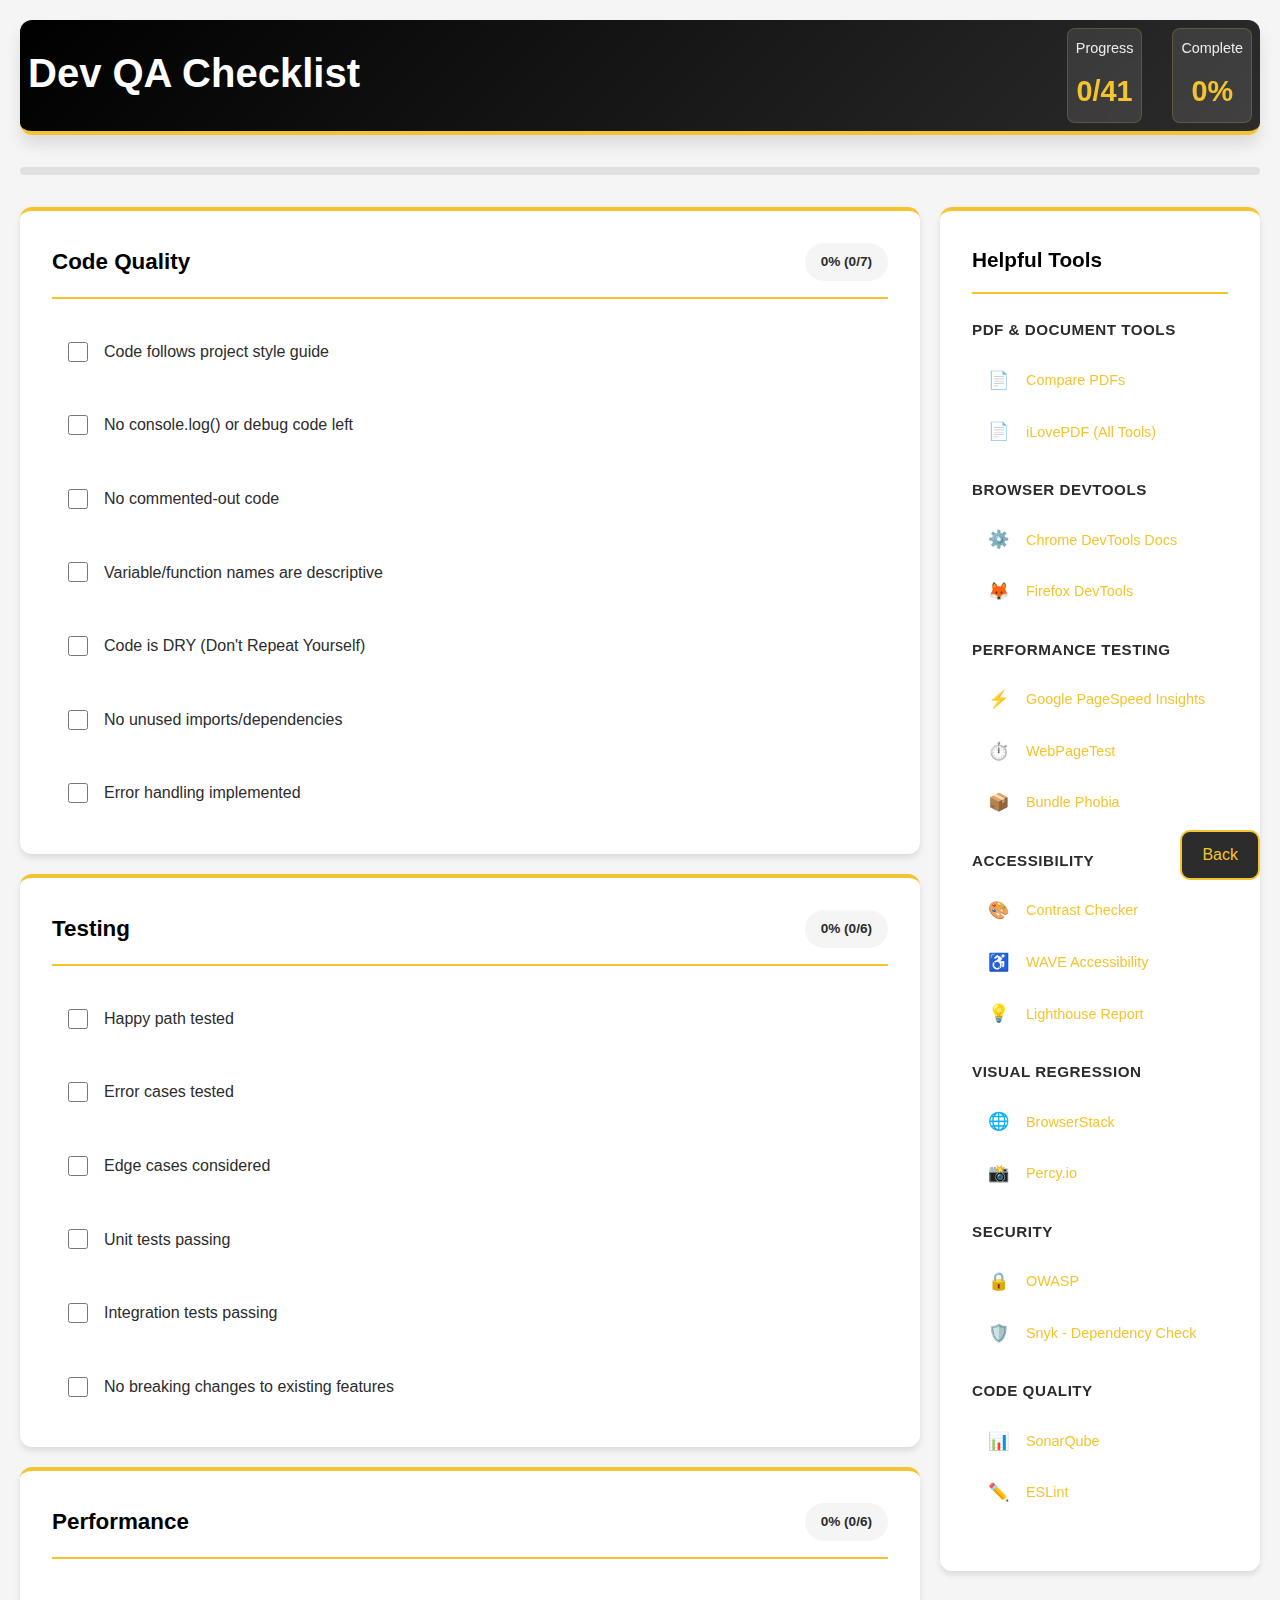
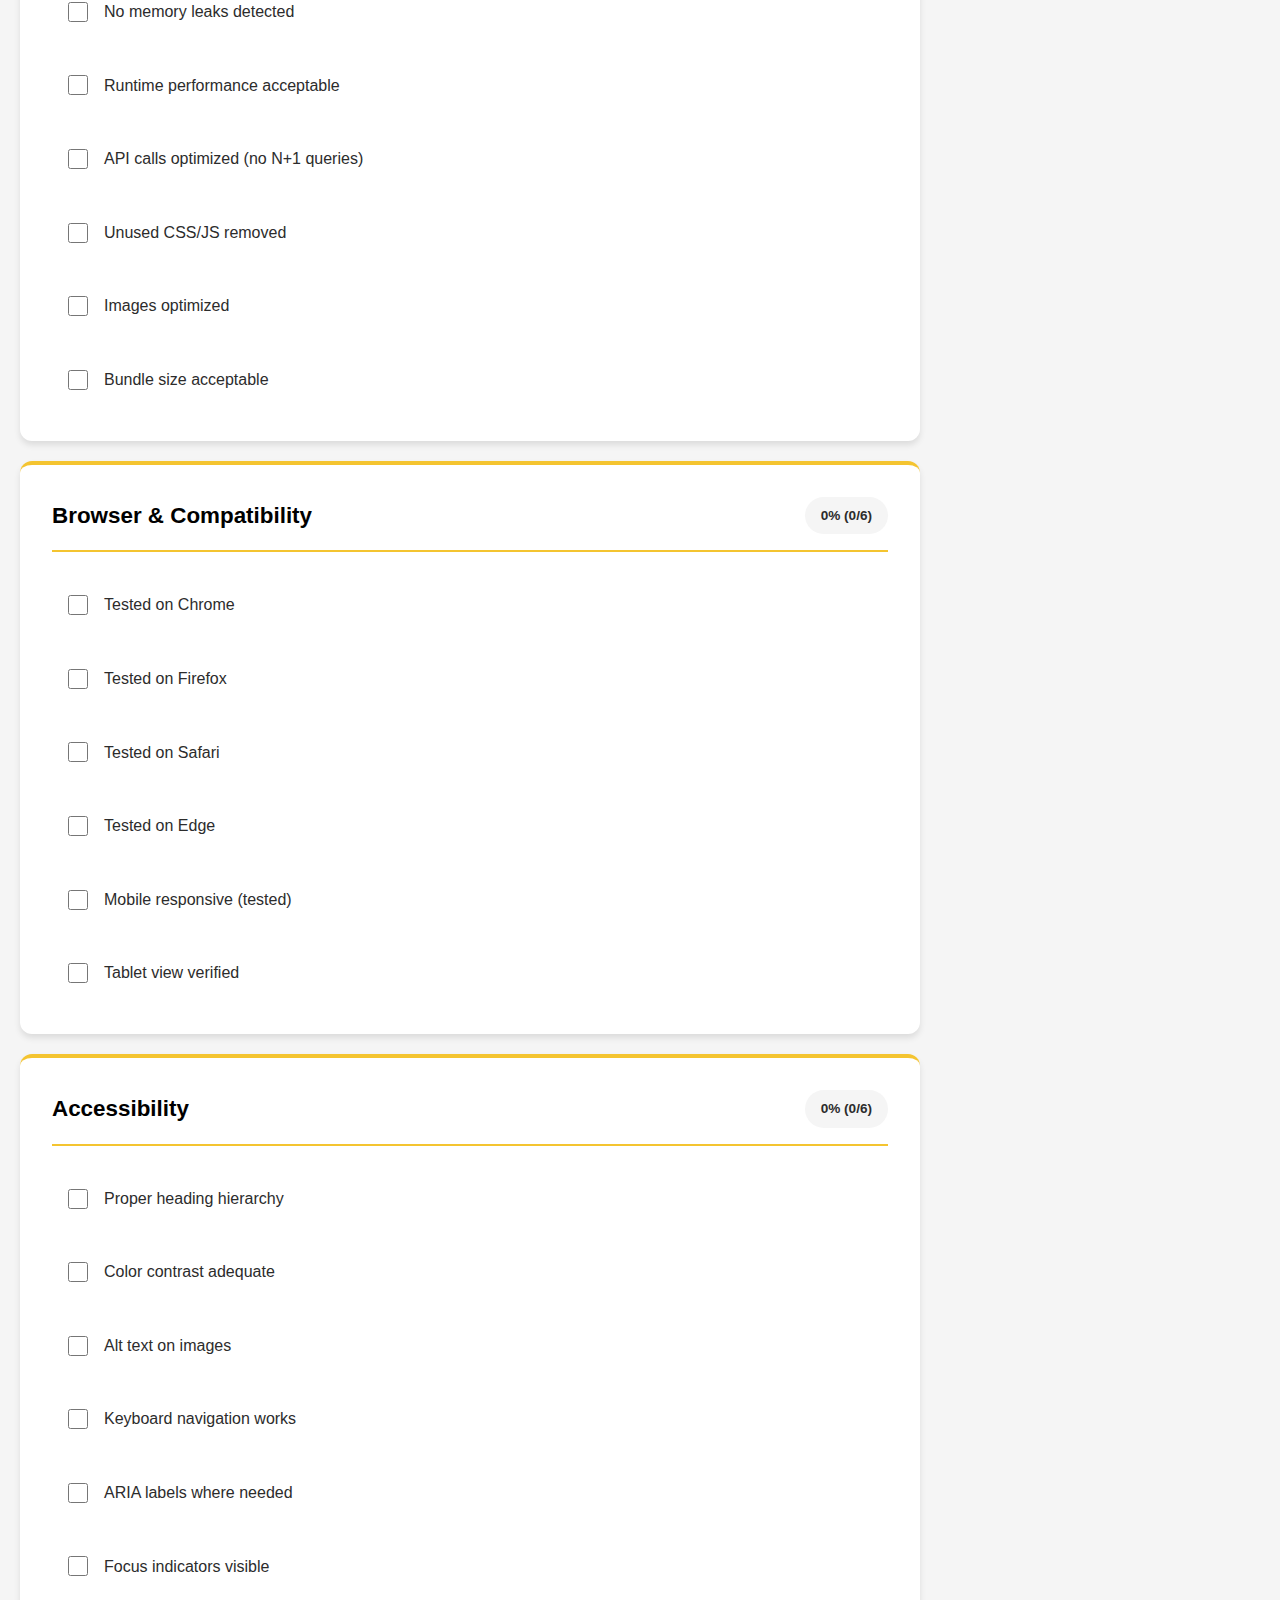
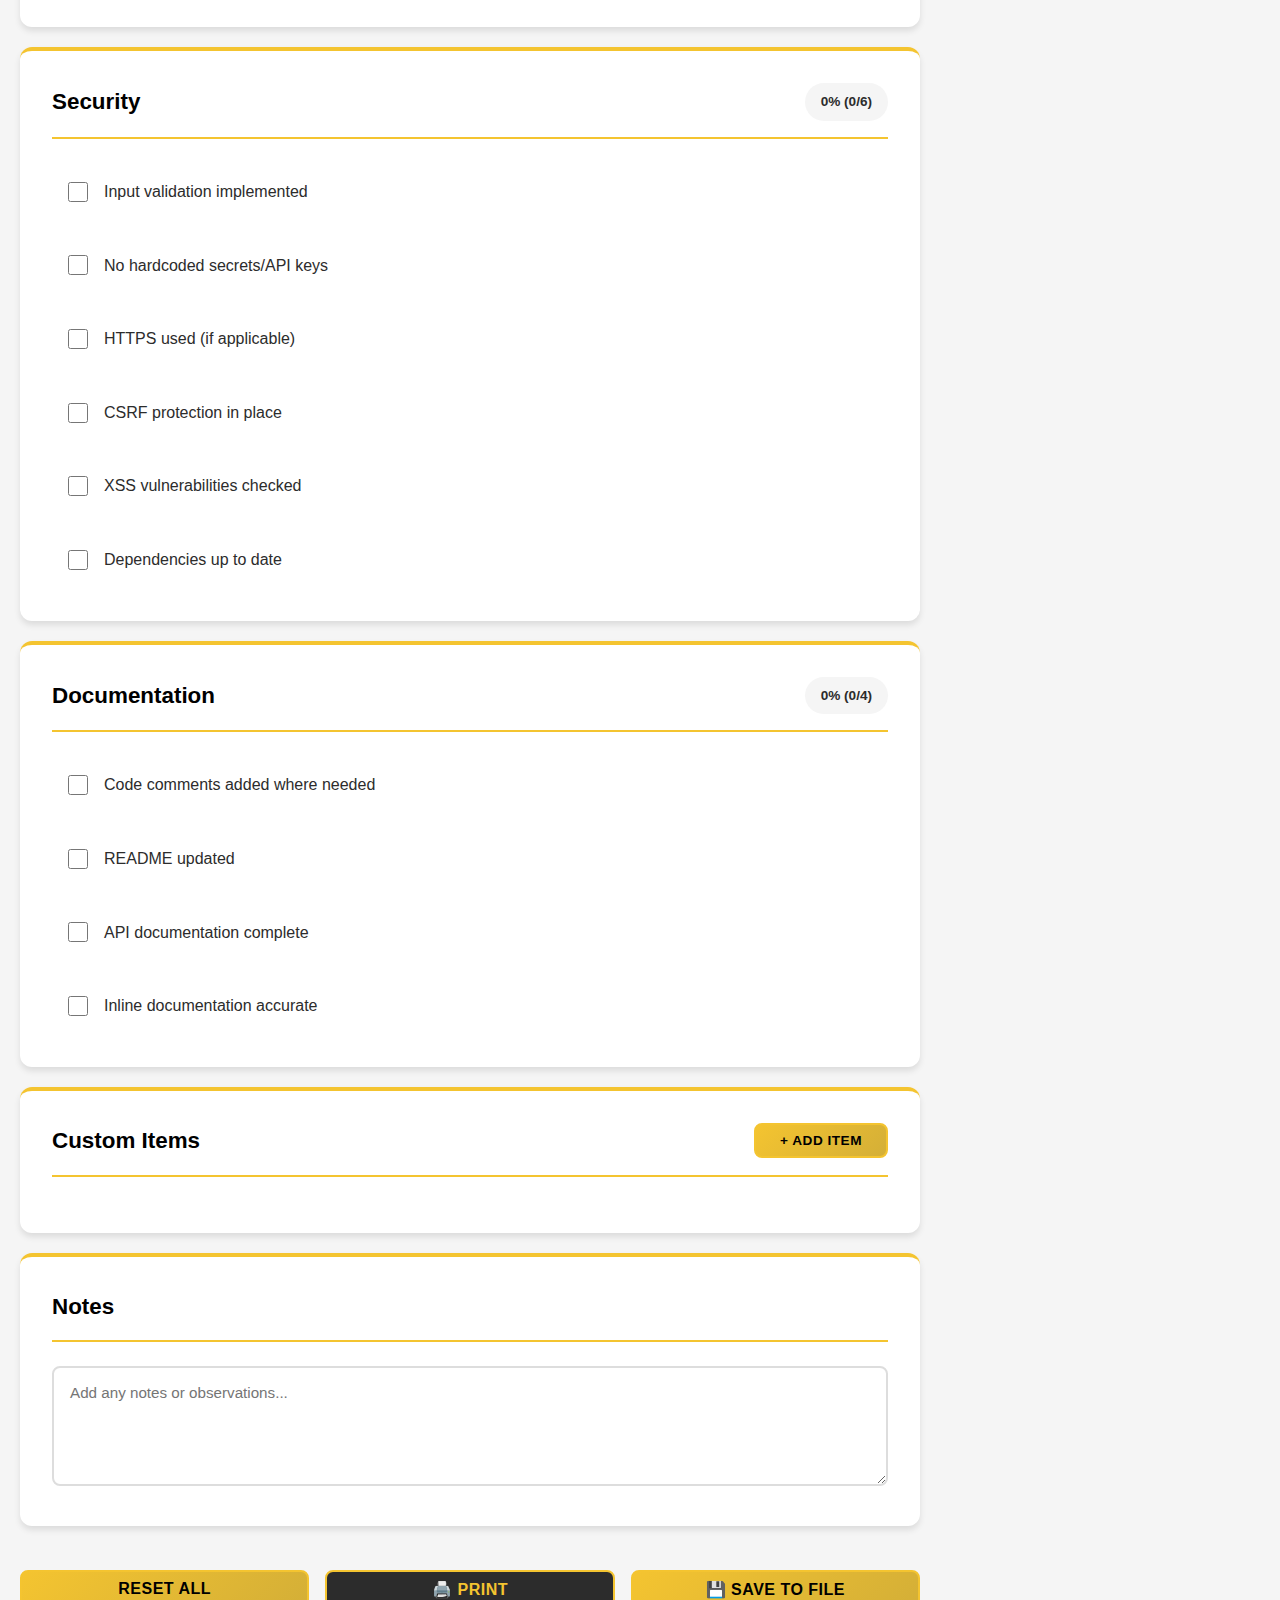
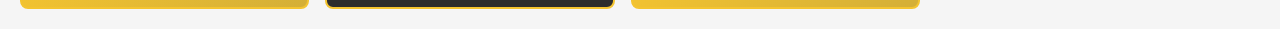
<file: assets/pages/dev-qa/index.html>
<!DOCTYPE html>
<html lang="en">
<head>
    <meta charset="UTF-8">
    <meta name="viewport" content="width=device-width, initial-scale=1.0">
    <title>Developer QA Checklist</title>
    <link rel="stylesheet" href="styles.css">
</head>
<body>
    <div class="container">
        <!-- Header -->
        <header class="header">
            <div class="header-content">
                <h1>Dev QA Checklist</h1>
            </div>
            <div class="header-stats">
                <div class="stat">
                    <span class="stat-label">Progress</span>
                    <span class="stat-value"><span id="completedCount">0</span>/<span id="totalCount">0</span></span>
                </div>
                <div class="stat">
                    <span class="stat-label">Complete</span>
                    <span class="stat-value"><span id="percentComplete">0</span>%</span>
                </div>
            </div>
        </header>

        <!-- Progress Bar -->
        <div class="progress-container">
            <div class="progress-bar">
                <div class="progress-fill" id="progressFill"></div>
            </div>
        </div>

        <!-- Main Content -->
        <div class="main-grid">
            <!-- Checklist Section -->
            <main class="checklist-section">
                <!-- Code Quality -->
                <section class="checklist-category">
                    <div class="category-header">
                        <h2>Code Quality</h2>
                        <span class="category-progress" id="progress-code"></span>
                    </div>
                    <div class="checklist-items" id="code-items">
                        <label class="checklist-item">
                            <input type="checkbox" class="item-checkbox" data-category="code">
                            <span>Code follows project style guide</span>
                        </label>
                        <label class="checklist-item">
                            <input type="checkbox" class="item-checkbox" data-category="code">
                            <span>No console.log() or debug code left</span>
                        </label>
                        <label class="checklist-item">
                            <input type="checkbox" class="item-checkbox" data-category="code">
                            <span>No commented-out code</span>
                        </label>
                        <label class="checklist-item">
                            <input type="checkbox" class="item-checkbox" data-category="code">
                            <span>Variable/function names are descriptive</span>
                        </label>
                        <label class="checklist-item">
                            <input type="checkbox" class="item-checkbox" data-category="code">
                            <span>Code is DRY (Don't Repeat Yourself)</span>
                        </label>
                        <label class="checklist-item">
                            <input type="checkbox" class="item-checkbox" data-category="code">
                            <span>No unused imports/dependencies</span>
                        </label>
                        <label class="checklist-item">
                            <input type="checkbox" class="item-checkbox" data-category="code">
                            <span>Error handling implemented</span>
                        </label>
                    </div>
                </section>

                <!-- Testing -->
                <section class="checklist-category">
                    <div class="category-header">
                        <h2>Testing</h2>
                        <span class="category-progress" id="progress-testing"></span>
                    </div>
                    <div class="checklist-items" id="testing-items">
                        <label class="checklist-item">
                            <input type="checkbox" class="item-checkbox" data-category="testing">
                            <span>Happy path tested</span>
                        </label>
                        <label class="checklist-item">
                            <input type="checkbox" class="item-checkbox" data-category="testing">
                            <span>Error cases tested</span>
                        </label>
                        <label class="checklist-item">
                            <input type="checkbox" class="item-checkbox" data-category="testing">
                            <span>Edge cases considered</span>
                        </label>
                        <label class="checklist-item">
                            <input type="checkbox" class="item-checkbox" data-category="testing">
                            <span>Unit tests passing</span>
                        </label>
                        <label class="checklist-item">
                            <input type="checkbox" class="item-checkbox" data-category="testing">
                            <span>Integration tests passing</span>
                        </label>
                        <label class="checklist-item">
                            <input type="checkbox" class="item-checkbox" data-category="testing">
                            <span>No breaking changes to existing features</span>
                        </label>
                    </div>
                </section>

                <!-- Performance -->
                <section class="checklist-category">
                    <div class="category-header">
                        <h2>Performance</h2>
                        <span class="category-progress" id="progress-performance"></span>
                    </div>
                    <div class="checklist-items" id="performance-items">
                        <label class="checklist-item">
                            <input type="checkbox" class="item-checkbox" data-category="performance">
                            <span>No memory leaks detected</span>
                        </label>
                        <label class="checklist-item">
                            <input type="checkbox" class="item-checkbox" data-category="performance">
                            <span>Runtime performance acceptable</span>
                        </label>
                        <label class="checklist-item">
                            <input type="checkbox" class="item-checkbox" data-category="performance">
                            <span>API calls optimized (no N+1 queries)</span>
                        </label>
                        <label class="checklist-item">
                            <input type="checkbox" class="item-checkbox" data-category="performance">
                            <span>Unused CSS/JS removed</span>
                        </label>
                        <label class="checklist-item">
                            <input type="checkbox" class="item-checkbox" data-category="performance">
                            <span>Images optimized</span>
                        </label>
                        <label class="checklist-item">
                            <input type="checkbox" class="item-checkbox" data-category="performance">
                            <span>Bundle size acceptable</span>
                        </label>
                    </div>
                </section>

                <!-- Browser & Compatibility -->
                <section class="checklist-category">
                    <div class="category-header">
                        <h2>Browser & Compatibility</h2>
                        <span class="category-progress" id="progress-browser"></span>
                    </div>
                    <div class="checklist-items" id="browser-items">
                        <label class="checklist-item">
                            <input type="checkbox" class="item-checkbox" data-category="browser">
                            <span>Tested on Chrome</span>
                        </label>
                        <label class="checklist-item">
                            <input type="checkbox" class="item-checkbox" data-category="browser">
                            <span>Tested on Firefox</span>
                        </label>
                        <label class="checklist-item">
                            <input type="checkbox" class="item-checkbox" data-category="browser">
                            <span>Tested on Safari</span>
                        </label>
                        <label class="checklist-item">
                            <input type="checkbox" class="item-checkbox" data-category="browser">
                            <span>Tested on Edge</span>
                        </label>
                        <label class="checklist-item">
                            <input type="checkbox" class="item-checkbox" data-category="browser">
                            <span>Mobile responsive (tested)</span>
                        </label>
                        <label class="checklist-item">
                            <input type="checkbox" class="item-checkbox" data-category="browser">
                            <span>Tablet view verified</span>
                        </label>
                    </div>
                </section>

                <!-- Accessibility -->
                <section class="checklist-category">
                    <div class="category-header">
                        <h2>Accessibility</h2>
                        <span class="category-progress" id="progress-a11y"></span>
                    </div>
                    <div class="checklist-items" id="a11y-items">
                        <label class="checklist-item">
                            <input type="checkbox" class="item-checkbox" data-category="a11y">
                            <span>Proper heading hierarchy</span>
                        </label>
                        <label class="checklist-item">
                            <input type="checkbox" class="item-checkbox" data-category="a11y">
                            <span>Color contrast adequate</span>
                        </label>
                        <label class="checklist-item">
                            <input type="checkbox" class="item-checkbox" data-category="a11y">
                            <span>Alt text on images</span>
                        </label>
                        <label class="checklist-item">
                            <input type="checkbox" class="item-checkbox" data-category="a11y">
                            <span>Keyboard navigation works</span>
                        </label>
                        <label class="checklist-item">
                            <input type="checkbox" class="item-checkbox" data-category="a11y">
                            <span>ARIA labels where needed</span>
                        </label>
                        <label class="checklist-item">
                            <input type="checkbox" class="item-checkbox" data-category="a11y">
                            <span>Focus indicators visible</span>
                        </label>
                    </div>
                </section>

                <!-- Security -->
                <section class="checklist-category">
                    <div class="category-header">
                        <h2>Security</h2>
                        <span class="category-progress" id="progress-security"></span>
                    </div>
                    <div class="checklist-items" id="security-items">
                        <label class="checklist-item">
                            <input type="checkbox" class="item-checkbox" data-category="security">
                            <span>Input validation implemented</span>
                        </label>
                        <label class="checklist-item">
                            <input type="checkbox" class="item-checkbox" data-category="security">
                            <span>No hardcoded secrets/API keys</span>
                        </label>
                        <label class="checklist-item">
                            <input type="checkbox" class="item-checkbox" data-category="security">
                            <span>HTTPS used (if applicable)</span>
                        </label>
                        <label class="checklist-item">
                            <input type="checkbox" class="item-checkbox" data-category="security">
                            <span>CSRF protection in place</span>
                        </label>
                        <label class="checklist-item">
                            <input type="checkbox" class="item-checkbox" data-category="security">
                            <span>XSS vulnerabilities checked</span>
                        </label>
                        <label class="checklist-item">
                            <input type="checkbox" class="item-checkbox" data-category="security">
                            <span>Dependencies up to date</span>
                        </label>
                    </div>
                </section>

                <!-- Documentation -->
                <section class="checklist-category">
                    <div class="category-header">
                        <h2>Documentation</h2>
                        <span class="category-progress" id="progress-docs"></span>
                    </div>
                    <div class="checklist-items" id="docs-items">
                        <label class="checklist-item">
                            <input type="checkbox" class="item-checkbox" data-category="docs">
                            <span>Code comments added where needed</span>
                        </label>
                        <label class="checklist-item">
                            <input type="checkbox" class="item-checkbox" data-category="docs">
                            <span>README updated</span>
                        </label>
                        <label class="checklist-item">
                            <input type="checkbox" class="item-checkbox" data-category="docs">
                            <span>API documentation complete</span>
                        </label>
                        <label class="checklist-item">
                            <input type="checkbox" class="item-checkbox" data-category="docs">
                            <span>Inline documentation accurate</span>
                        </label>
                    </div>
                </section>

                <!-- Custom Items -->
                <section class="checklist-category">
                    <div class="category-header">
                        <h2>Custom Items</h2>
                        <button class="btn-add" id="addItemBtn">+ Add Item</button>
                    </div>
                    <div class="checklist-items" id="custom-items"></div>
                </section>

                <!-- Notes Section -->
                <section class="checklist-category">
                    <div class="category-header">
                        <h2>Notes</h2>
                    </div>
                    <textarea id="notesArea" class="notes-textarea" placeholder="Add any notes or observations..."></textarea>
                </section>

                <!-- Action Buttons -->
                <div class="action-buttons">
                    <button class="btn btn-primary" id="resetBtn">Reset All</button>
                    <button class="btn btn-secondary" id="printBtn">🖨️ Print</button>
                    <button class="btn btn-success" id="exportBtn">💾 Save to File</button>
                </div>
            </main>

            <!-- Sidebar Tools -->
            <aside class="tools-sidebar">
                <h2>Helpful Tools</h2>
                
                <div class="tools-group">
                    <h3>PDF & Document Tools</h3>
                    <a href="https://www.ilovepdf.com/compare-pdf" target="_blank" rel="noopener noreferrer" class="tool-link">
                        <span class="tool-icon">📄</span>
                        <span>Compare PDFs</span>
                    </a>
                    <a href="https://www.ilovepdf.com/" target="_blank" rel="noopener noreferrer" class="tool-link">
                        <span class="tool-icon">📄</span>
                        <span>iLovePDF (All Tools)</span>
                    </a>
                </div>

                <div class="tools-group">
                    <h3>Browser DevTools</h3>
                    <a href="https://chromedevtools.io/" target="_blank" rel="noopener noreferrer" class="tool-link">
                        <span class="tool-icon">⚙️</span>
                        <span>Chrome DevTools Docs</span>
                    </a>
                    <a href="https://developer.mozilla.org/en-US/docs/Tools" target="_blank" rel="noopener noreferrer" class="tool-link">
                        <span class="tool-icon">🦊</span>
                        <span>Firefox DevTools</span>
                    </a>
                </div>

                <div class="tools-group">
                    <h3>Performance Testing</h3>
                    <a href="https://pagespeed.web.dev/" target="_blank" rel="noopener noreferrer" class="tool-link">
                        <span class="tool-icon">⚡</span>
                        <span>Google PageSpeed Insights</span>
                    </a>
                    <a href="https://www.webpagetest.org/" target="_blank" rel="noopener noreferrer" class="tool-link">
                        <span class="tool-icon">⏱️</span>
                        <span>WebPageTest</span>
                    </a>
                    <a href="https://bundlephobia.com/" target="_blank" rel="noopener noreferrer" class="tool-link">
                        <span class="tool-icon">📦</span>
                        <span>Bundle Phobia</span>
                    </a>
                </div>

                <div class="tools-group">
                    <h3>Accessibility</h3>
                    <a href="https://www.tpgi.com/color-contrast-checker/" target="_blank" rel="noopener noreferrer" class="tool-link">
                        <span class="tool-icon">🎨</span>
                        <span>Contrast Checker</span>
                    </a>
                    <a href="https://wave.webaim.org/" target="_blank" rel="noopener noreferrer" class="tool-link">
                        <span class="tool-icon">♿</span>
                        <span>WAVE Accessibility</span>
                    </a>
                    <a href="https://www.lighthouse-metrics.com/" target="_blank" rel="noopener noreferrer" class="tool-link">
                        <span class="tool-icon">💡</span>
                        <span>Lighthouse Report</span>
                    </a>
                </div>

                <div class="tools-group">
                    <h3>Visual Regression</h3>
                    <a href="https://www.browserstack.com/" target="_blank" rel="noopener noreferrer" class="tool-link">
                        <span class="tool-icon">🌐</span>
                        <span>BrowserStack</span>
                    </a>
                    <a href="https://percy.io/" target="_blank" rel="noopener noreferrer" class="tool-link">
                        <span class="tool-icon">📸</span>
                        <span>Percy.io</span>
                    </a>
                </div>

                <div class="tools-group">
                    <h3>Security</h3>
                    <a href="https://www.owasp.org/index.php/Main_Page" target="_blank" rel="noopener noreferrer" class="tool-link">
                        <span class="tool-icon">🔒</span>
                        <span>OWASP</span>
                    </a>
                    <a href="https://snyk.io/" target="_blank" rel="noopener noreferrer" class="tool-link">
                        <span class="tool-icon">🛡️</span>
                        <span>Snyk - Dependency Check</span>
                    </a>
                </div>

                <div class="tools-group">
                    <h3>Code Quality</h3>
                    <a href="https://www.sonarqube.org/" target="_blank" rel="noopener noreferrer" class="tool-link">
                        <span class="tool-icon">📊</span>
                        <span>SonarQube</span>
                    </a>
                    <a href="https://eslint.org/" target="_blank" rel="noopener noreferrer" class="tool-link">
                        <span class="tool-icon">✏️</span>
                        <span>ESLint</span>
                    </a>
                </div>
            </aside>
        </div>
    </div>

    <!-- Add Custom Item Modal -->
    <div id="modal" class="modal">
        <div class="modal-content">
            <span class="close">&times;</span>
            <h2>Add Custom Item</h2>
            <input type="text" id="customItemInput" placeholder="Enter custom checklist item...">
            <div class="modal-buttons">
                <button class="btn btn-primary" id="confirmAddBtn">Add</button>
                <button class="btn btn-secondary" id="cancelAddBtn">Cancel</button>
            </div>
        </div>
    </div>

    <!-- Back Button -->
    <a href="../../../index.html">
      <div class="back-button">
        <p>Back</p>
      </div>
    </a>

    <script src="script.js"></script>
</body>
</html>
</file>
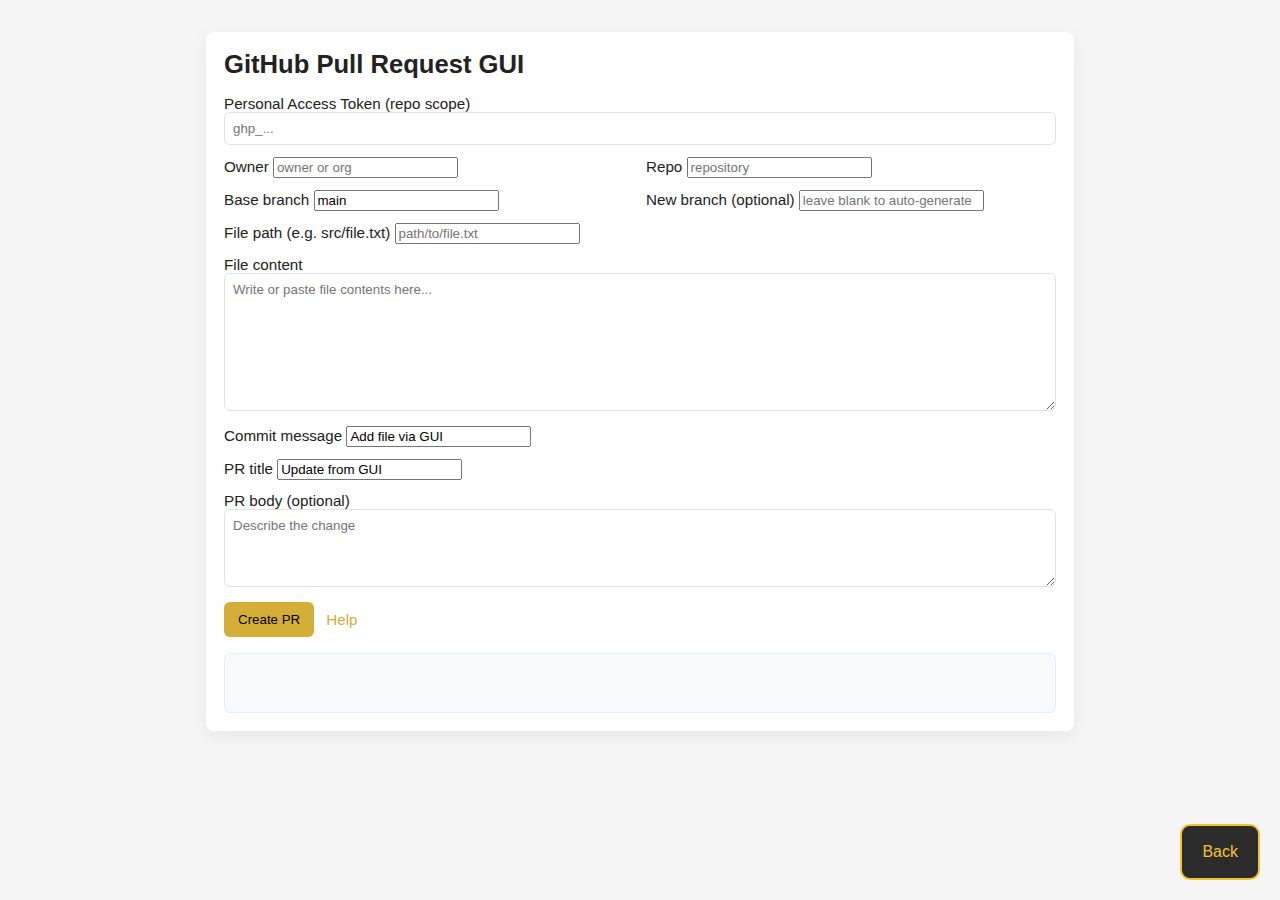
<file: assets/pages/repo/index.html>
<!doctype html>
<html lang="en">
<head>
  <meta charset="utf-8" />
  <meta name="viewport" content="width=device-width,initial-scale=1" />
  <title>GitHub PR GUI</title>
  <link rel="stylesheet" href="styles.css">
</head>
<body>
  <main class="container">
    <section class="card">
      <h1>GitHub Pull Request GUI</h1>
      <form id="pr-form">
        <label>Personal Access Token (repo scope)
          <input id="token" type="password" placeholder="ghp_..." required>
        </label>
        <div class="row">
          <label>Owner
            <input id="owner" placeholder="owner or org" required>
          </label>
          <label>Repo
            <input id="repo" placeholder="repository" required>
          </label>
        </div>
        <div class="row">
          <label>Base branch
            <input id="base-branch" placeholder="main" value="main" required>
          </label>
          <label>New branch (optional)
            <input id="new-branch" placeholder="leave blank to auto-generate">
          </label>
        </div>
        <label>File path (e.g. src/file.txt)
          <input id="file-path" placeholder="path/to/file.txt" required>
        </label>

        <label>File content
          <textarea id="file-content" rows="8" placeholder="Write or paste file contents here..." required></textarea>
        </label>

        <label>Commit message
          <input id="commit-message" placeholder="Add new file via GUI" value="Add file via GUI">
        </label>

        <label>PR title
          <input id="pr-title" placeholder="Pull request title" value="Update from GUI">
        </label>

        <label>PR body (optional)
          <textarea id="pr-body" rows="4" placeholder="Describe the change"></textarea>
        </label>

        <div class="actions">
          <button id="create-pr" type="submit">Create PR</button>
          <a class="link" href="help.html">Help</a>
        </div>
      </form>

      <div id="log" class="log" aria-live="polite"></div>
    </section>
  </main>
  <!-- Back Button -->
  <a href="../../../index.html">
    <div class="back-button">
      <p>Back</p>
    </div>
  </a>

  <script src="app.js"></script>
</body>
</html>
</file>
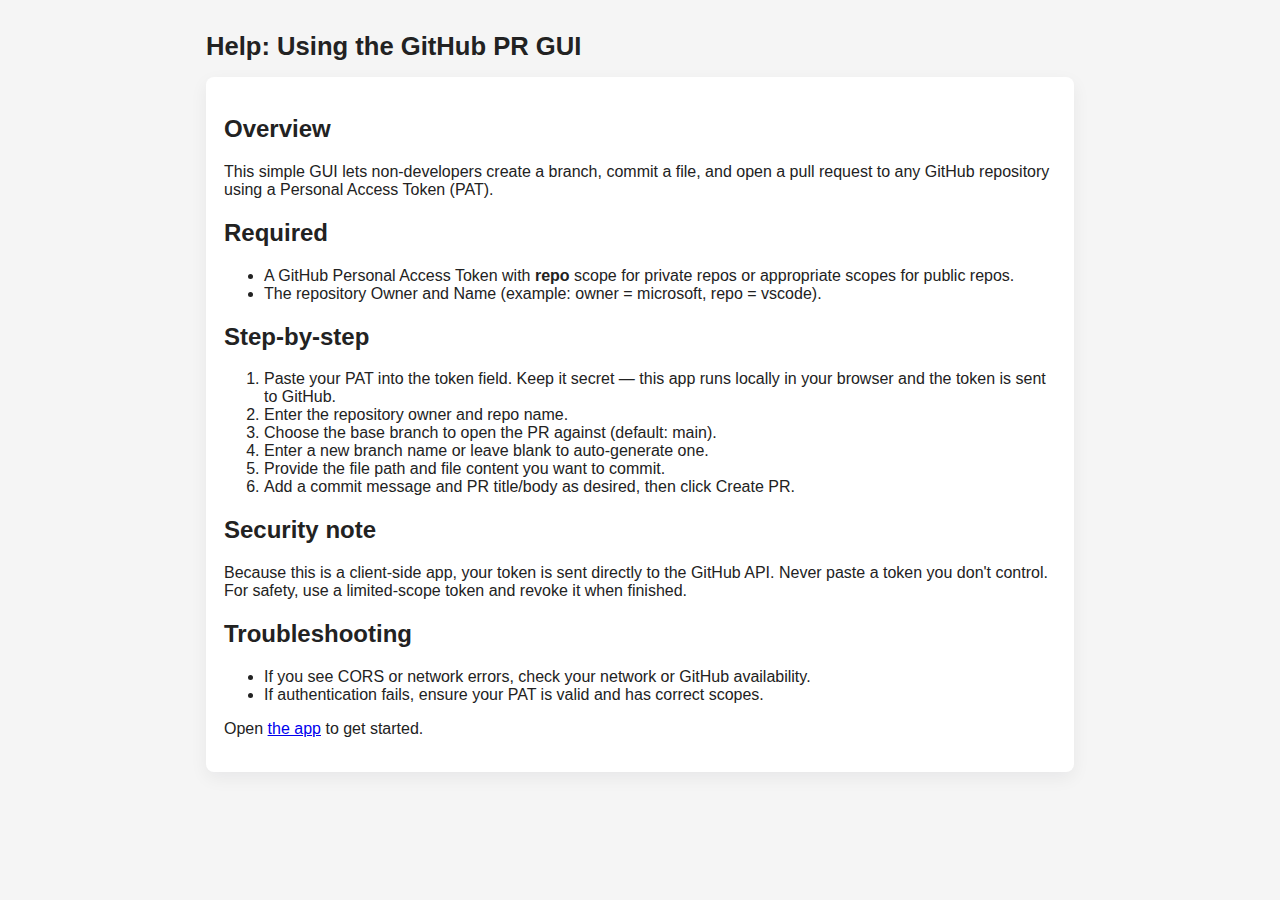
<file: assets/pages/repo/help.html>
<!doctype html>
<html lang="en">
<head>
  <meta charset="utf-8">
  <meta name="viewport" content="width=device-width,initial-scale=1">
  <title>Help — GitHub PR GUI</title>
  <link rel="stylesheet" href="styles.css">
</head>
<body>
  <main class="container">
    <h1>Help: Using the GitHub PR GUI</h1>
    <section class="card">
      <h2>Overview</h2>
      <p>This simple GUI lets non-developers create a branch, commit a file, and open a pull request to any GitHub repository using a Personal Access Token (PAT).</p>

      <h2>Required</h2>
      <ul>
        <li>A GitHub Personal Access Token with <strong>repo</strong> scope for private repos or appropriate scopes for public repos.</li>
        <li>The repository Owner and Name (example: owner = microsoft, repo = vscode).</li>
      </ul>

      <h2>Step-by-step</h2>
      <ol>
        <li>Paste your PAT into the token field. Keep it secret — this app runs locally in your browser and the token is sent to GitHub.</li>
        <li>Enter the repository owner and repo name.</li>
        <li>Choose the base branch to open the PR against (default: main).</li>
        <li>Enter a new branch name or leave blank to auto-generate one.</li>
        <li>Provide the file path and file content you want to commit.</li>
        <li>Add a commit message and PR title/body as desired, then click Create PR.</li>
      </ol>

      <h2>Security note</h2>
      <p>Because this is a client-side app, your token is sent directly to the GitHub API. Never paste a token you don't control. For safety, use a limited-scope token and revoke it when finished.</p>

      <h2>Troubleshooting</h2>
      <ul>
        <li>If you see CORS or network errors, check your network or GitHub availability.</li>
        <li>If authentication fails, ensure your PAT is valid and has correct scopes.</li>
      </ul>

      <p>Open <a href="index.html">the app</a> to get started.</p>
    </section>
  </main>
</body>
</html>
</file>
<file: assets/css/mmit-styles.css>
/* ============================================
   MMIT StyleGuide CSS
   Color Scheme: Gold/Yellow & Black
   Modern, Professional Healthcare Focus
   ============================================ */

/* ============================================
   Import Custom Fonts
   ============================================ */

@import url('./fonts/stylesheet.css');

/* ============================================
   CSS Variables & Root Styles
   ============================================ */

:root {
  /* Primary Colors */
  --mmit-black: #000000;
  --mmit-yellow: #F4C430;
  --mmit-gold: #D4AF37;
  
  /* Secondary Colors */
  --mmit-dark-gray: #2C2C2C;
  --mmit-light-gray: #F5F5F5;
  --mmit-white: #FFFFFF;
  --mmit-accent-blue: #0066CC;
  
  /* Typography */
  --font-primary: 'Ubuntu', -apple-system, BlinkMacSystemFont, 'Segoe UI', sans-serif;
  --font-secondary: 'Ubuntu', 'Georgia', serif;
  --font-size-xs: 0.75rem;
  --font-size-sm: 0.875rem;
  --font-size-base: 1rem;
  --font-size-lg: 1.125rem;
  --font-size-xl: 1.5rem;
  --font-size-2xl: 2rem;
  --font-size-3xl: 2.5rem;
  --font-weight-light: 300;
  --font-weight-regular: 400;
  --font-weight-semibold: 600;
  --font-weight-bold: 700;
  
  /* Spacing */
  --spacing-xs: 0.25rem;
  --spacing-sm: 0.5rem;
  --spacing-md: 1rem;
  --spacing-lg: 1.5rem;
  --spacing-xl: 2rem;
  --spacing-2xl: 3rem;
  --spacing-3xl: 4rem;
  
  /* Border Radius */
  --radius-sm: 4px;
  --radius-md: 8px;
  --radius-lg: 12px;
  --radius-xl: 16px;
  
  /* Shadows */
  --shadow-sm: 0 1px 2px rgba(0, 0, 0, 0.05);
  --shadow-md: 0 4px 6px rgba(0, 0, 0, 0.1);
  --shadow-lg: 0 10px 15px rgba(0, 0, 0, 0.1);
  --shadow-xl: 0 20px 25px rgba(0, 0, 0, 0.15);
  
  /* Transitions */
  --transition-fast: 150ms ease-in-out;
  --transition-base: 300ms ease-in-out;
  --transition-slow: 500ms ease-in-out;
  
  /* Z-Index */
  --z-dropdown: 100;
  --z-sticky: 200;
  --z-fixed: 300;
  --z-modal: 1000;
}

/* ============================================
   Global Styles & Reset
   ============================================ */

* {
  margin: 0;
  padding: 0;
  box-sizing: border-box;
}

html {
  font-size: 16px;
  scroll-behavior: smooth;
}

body {
  font-family: var(--font-primary);
  font-size: var(--font-size-base);
  font-weight: var(--font-weight-regular);
  line-height: 1.6;
  color: var(--mmit-dark-gray);
  background-color: var(--mmit-white);
}

/* ============================================
   Typography
   ============================================ */

h1, h2, h3, h4, h5, h6 {
  font-weight: var(--font-weight-bold);
  line-height: 1.2;
  margin-bottom: var(--spacing-md);
}

h1 {
  font-size: var(--font-size-3xl);
  color: var(--mmit-black);
}

h2 {
  font-size: var(--font-size-2xl);
  color: var(--mmit-black);
}

h3 {
  font-size: var(--font-size-xl);
  color: var(--mmit-dark-gray);
}

h4 {
  font-size: var(--font-size-lg);
  color: var(--mmit-dark-gray);
}

p {
  margin-bottom: var(--spacing-md);
  line-height: 1.7;
}

a {
  color: var(--mmit-accent-blue);
  text-decoration: none;
  transition: color var(--transition-base);
}

a:hover {
  color: var(--mmit-gold);
  text-decoration: underline;
}

hr {
  border: none;
  height: 2px;
  background: linear-gradient(to right, var(--mmit-yellow), var(--mmit-black));
  margin: var(--spacing-2xl) 0;
}

/* ============================================
   Navigation & Header
   ============================================ */

header {
  background-color: var(--mmit-white);
  border-bottom: 3px solid var(--mmit-yellow);
  position: sticky;
  top: 0;
  z-index: var(--z-sticky);
  box-shadow: var(--shadow-md);
}

nav {
  padding: var(--spacing-lg) var(--spacing-xl);
  display: flex;
  justify-content: space-between;
  align-items: center;
}

.logo {
  font-size: var(--font-size-xl);
  font-weight: var(--font-weight-bold);
  color: var(--mmit-black);
  transition: color var(--transition-base);
}

.logo:hover {
  color: var(--mmit-yellow);
}

nav ul {
  list-style: none;
  display: flex;
  gap: var(--spacing-xl);
  align-items: center;
}

nav a {
  font-weight: var(--font-weight-semibold);
  font-size: var(--font-size-sm);
  text-transform: uppercase;
  letter-spacing: 0.5px;
  color: var(--mmit-dark-gray);
  transition: all var(--transition-base);
  padding: var(--spacing-sm) var(--spacing-md);
  border-bottom: 2px solid transparent;
}

nav a:hover {
  color: var(--mmit-yellow);
  border-bottom-color: var(--mmit-yellow);
  text-decoration: none;
}

/* ============================================
   Hero Section
   ============================================ */

.hero {
  background: linear-gradient(135deg, var(--mmit-black) 0%, var(--mmit-dark-gray) 100%);
  color: var(--mmit-white);
  padding: var(--spacing-3xl) var(--spacing-xl);
  text-align: center;
  position: relative;
  overflow: hidden;
}

.hero::before {
  content: '';
  position: absolute;
  top: 0;
  right: 0;
  width: 400px;
  height: 400px;
  background: radial-gradient(circle, var(--mmit-yellow) 0%, transparent 70%);
  opacity: 0.1;
  border-radius: 50%;
}

.hero-content {
  position: relative;
  z-index: 1;
  max-width: 800px;
  margin: 0 auto;
}

.hero h1 {
  color: var(--mmit-white);
  font-size: var(--font-size-3xl);
  margin-bottom: var(--spacing-lg);
}

.hero-subtitle {
  font-size: var(--font-size-lg);
  color: var(--mmit-yellow);
  margin-bottom: var(--spacing-xl);
  font-weight: var(--font-weight-semibold);
}

.hero-description {
  font-size: var(--font-size-base);
  line-height: 1.8;
  margin-bottom: var(--spacing-2xl);
  color: var(--mmit-light-gray);
}

/* ============================================
   Buttons
   ============================================ */

.btn {
  display: inline-block;
  padding: var(--spacing-sm) var(--spacing-xl);
  border: none;
  border-radius: var(--radius-md);
  font-size: var(--font-size-base);
  font-weight: var(--font-weight-semibold);
  text-transform: uppercase;
  letter-spacing: 0.5px;
  cursor: pointer;
  transition: all var(--transition-base);
  text-decoration: none;
  text-align: center;
}

.btn-primary {
  background: linear-gradient(135deg, var(--mmit-yellow) 0%, var(--mmit-gold) 100%);
  color: var(--mmit-black);
  border: 2px solid var(--mmit-yellow);
}

.btn-primary:hover {
  box-shadow: var(--shadow-lg);
  transform: translateY(-2px);
}

.btn-secondary {
  background: var(--mmit-black);
  color: var(--mmit-yellow);
  border: 2px solid var(--mmit-yellow);
}

.btn-secondary:hover {
  background: var(--mmit-dark-gray);
  box-shadow: var(--shadow-lg);
  transform: translateY(-2px);
}

.btn-outline {
  background: transparent;
  color: var(--mmit-yellow);
  border: 2px solid var(--mmit-yellow);
}

.btn-outline:hover {
  background: var(--mmit-yellow);
  color: var(--mmit-black);
}

.btn-lg {
  padding: var(--spacing-md) var(--spacing-2xl);
  font-size: var(--font-size-lg);
}

.btn-sm {
  padding: var(--spacing-xs) var(--spacing-lg);
  font-size: var(--font-size-sm);
}

/* ============================================
   Cards & Containers
   ============================================ */

.card {
  background: var(--mmit-white);
  border-radius: var(--radius-lg);
  padding: var(--spacing-xl);
  box-shadow: var(--shadow-md);
  transition: all var(--transition-base);
  border-top: 4px solid var(--mmit-yellow);
}

.card:hover {
  box-shadow: var(--shadow-lg);
  transform: translateY(-4px);
}

.card-header {
  font-size: var(--font-size-lg);
  font-weight: var(--font-weight-bold);
  color: var(--mmit-black);
  margin-bottom: var(--spacing-md);
  padding-bottom: var(--spacing-md);
  border-bottom: 2px solid var(--mmit-yellow);
}

.card-body {
  color: var(--mmit-dark-gray);
  line-height: 1.8;
}

.card-footer {
  margin-top: var(--spacing-lg);
  padding-top: var(--spacing-lg);
  border-top: 1px solid var(--mmit-light-gray);
}

/* ============================================
   Grid & Layout
   ============================================ */

.container {
  max-width: 1200px;
  margin: 0 auto;
  padding: 0 var(--spacing-xl);
}

.grid {
  display: grid;
  gap: var(--spacing-xl);
}

.grid-2 {
  grid-template-columns: repeat(auto-fit, minmax(300px, 1fr));
}

.grid-3 {
  grid-template-columns: repeat(auto-fit, minmax(280px, 1fr));
}

.grid-4 {
  grid-template-columns: repeat(auto-fit, minmax(250px, 1fr));
}

.flex {
  display: flex;
}

.flex-center {
  display: flex;
  justify-content: center;
  align-items: center;
}

.flex-between {
  display: flex;
  justify-content: space-between;
  align-items: center;
}

.flex-col {
  flex-direction: column;
}

.gap-sm {
  gap: var(--spacing-sm);
}

.gap-md {
  gap: var(--spacing-md);
}

.gap-lg {
  gap: var(--spacing-lg);
}

/* ============================================
   Sections & Content Areas
   ============================================ */

section {
  padding: var(--spacing-3xl) var(--spacing-xl);
}

.section-header {
  text-align: center;
  margin-bottom: var(--spacing-2xl);
}

.section-header h2 {
  margin-bottom: var(--spacing-md);
}

.section-header-accent {
  color: var(--mmit-yellow);
  font-weight: var(--font-weight-bold);
}

.section-light {
  background-color: var(--mmit-light-gray);
}

.section-dark {
  background-color: var(--mmit-black);
  color: var(--mmit-white);
}

.section-dark h2,
.section-dark h3,
.section-dark h4 {
  color: var(--mmit-yellow);
}

/* ============================================
   Feature List
   ============================================ */

.feature-list {
  list-style: none;
}

.feature-item {
  padding: var(--spacing-md) 0;
  display: flex;
  align-items: flex-start;
  gap: var(--spacing-md);
  border-bottom: 1px solid var(--mmit-light-gray);
}

.feature-item:last-child {
  border-bottom: none;
}

.feature-icon {
  width: 24px;
  height: 24px;
  background-color: var(--mmit-yellow);
  border-radius: 50%;
  flex-shrink: 0;
  display: flex;
  align-items: center;
  justify-content: center;
  color: var(--mmit-black);
  font-weight: var(--font-weight-bold);
}

.feature-content h4 {
  margin-bottom: var(--spacing-sm);
}

/* ============================================
   Forms & Inputs
   ============================================ */

input,
textarea,
select {
  width: 100%;
  padding: var(--spacing-sm) var(--spacing-md);
  border: 2px solid var(--mmit-light-gray);
  border-radius: var(--radius-md);
  font-family: var(--font-primary);
  font-size: var(--font-size-base);
  transition: border-color var(--transition-base);
}

input:focus,
textarea:focus,
select:focus {
  outline: none;
  border-color: var(--mmit-yellow);
  box-shadow: 0 0 0 3px rgba(244, 196, 48, 0.2);
}

label {
  display: block;
  margin-bottom: var(--spacing-sm);
  font-weight: var(--font-weight-semibold);
  color: var(--mmit-black);
}

.form-group {
  margin-bottom: var(--spacing-lg);
}

/* ============================================
   Tables
   ============================================ */

table {
  width: 100%;
  border-collapse: collapse;
  margin: var(--spacing-lg) 0;
}

thead {
  background-color: var(--mmit-black);
  color: var(--mmit-yellow);
}

th,
td {
  padding: var(--spacing-md);
  text-align: left;
  border-bottom: 1px solid var(--mmit-light-gray);
}

tbody tr:nth-child(even) {
  background-color: var(--mmit-light-gray);
}

tbody tr:hover {
  background-color: rgba(244, 196, 48, 0.1);
}

/* ============================================
   Alerts & Messages
   ============================================ */

.alert {
  padding: var(--spacing-md) var(--spacing-lg);
  border-radius: var(--radius-md);
  margin-bottom: var(--spacing-lg);
  border-left: 4px solid;
}

.alert-success {
  background-color: #E8F5E9;
  border-left-color: #4CAF50;
  color: #2E7D32;
}

.alert-warning {
  background-color: #FFF3E0;
  border-left-color: var(--mmit-yellow);
  color: #E65100;
}

.alert-error {
  background-color: #FFEBEE;
  border-left-color: #F44336;
  color: #C62828;
}

.alert-info {
  background-color: #E3F2FD;
  border-left-color: var(--mmit-accent-blue);
  color: #1565C0;
}

/* ============================================
   Footer
   ============================================ */

footer {
  background-color: var(--mmit-black);
  color: var(--mmit-white);
  padding: var(--spacing-3xl) var(--spacing-xl);
  border-top: 3px solid var(--mmit-yellow);
}

.footer-content {
  display: grid;
  grid-template-columns: repeat(auto-fit, minmax(250px, 1fr));
  gap: var(--spacing-xl);
  margin-bottom: var(--spacing-2xl);
}

.footer-section h3 {
  color: var(--mmit-yellow);
  margin-bottom: var(--spacing-md);
}

.footer-section a {
  display: block;
  color: var(--mmit-light-gray);
  margin-bottom: var(--spacing-sm);
  transition: color var(--transition-base);
}

.footer-section a:hover {
  color: var(--mmit-yellow);
}

.footer-bottom {
  border-top: 1px solid var(--mmit-dark-gray);
  padding-top: var(--spacing-lg);
  text-align: center;
  color: var(--mmit-light-gray);
  font-size: var(--font-size-sm);
}

/* ============================================
   Badges & Tags
   ============================================ */

.badge {
  display: inline-block;
  padding: var(--spacing-xs) var(--spacing-sm);
  border-radius: var(--radius-lg);
  font-size: var(--font-size-xs);
  font-weight: var(--font-weight-bold);
  text-transform: uppercase;
}

.badge-primary {
  background-color: var(--mmit-yellow);
  color: var(--mmit-black);
}

.badge-secondary {
  background-color: var(--mmit-black);
  color: var(--mmit-yellow);
}

/* ============================================
   Utilities
   ============================================ */

.text-center {
  text-align: center;
}

.text-left {
  text-align: left;
}

.text-right {
  text-align: right;
}

.text-gold {
  color: var(--mmit-gold);
}

.text-yellow {
  color: var(--mmit-yellow);
}

.text-black {
  color: var(--mmit-black);
}

.text-white {
  color: var(--mmit-white);
}

.text-muted {
  color: #999999;
}

.font-bold {
  font-weight: var(--font-weight-bold);
}

.font-semibold {
  font-weight: var(--font-weight-semibold);
}

.font-light {
  font-weight: var(--font-weight-light);
}

.uppercase {
  text-transform: uppercase;
}

.lowercase {
  text-transform: lowercase;
}

.capitalize {
  text-transform: capitalize;
}

.m-0 { margin: 0; }
.m-xs { margin: var(--spacing-xs); }
.m-sm { margin: var(--spacing-sm); }
.m-md { margin: var(--spacing-md); }
.m-lg { margin: var(--spacing-lg); }
.m-xl { margin: var(--spacing-xl); }
.m-2xl { margin: var(--spacing-2xl); }

.p-0 { padding: 0; }
.p-xs { padding: var(--spacing-xs); }
.p-sm { padding: var(--spacing-sm); }
.p-md { padding: var(--spacing-md); }
.p-lg { padding: var(--spacing-lg); }
.p-xl { padding: var(--spacing-xl); }
.p-2xl { padding: var(--spacing-2xl); }

.mt-md { margin-top: var(--spacing-md); }
.mb-md { margin-bottom: var(--spacing-md); }
.mt-lg { margin-top: var(--spacing-lg); }
.mb-lg { margin-bottom: var(--spacing-lg); }

.hidden {
  display: none;
}

.visible {
  display: block;
}

.rounded {
  border-radius: var(--radius-lg);
}

.shadow {
  box-shadow: var(--shadow-md);
}

/* ============================================
   Responsive Design
   ============================================ */

@media (max-width: 768px) {
  :root {
    font-size: 14px;
  }

  h1 {
    font-size: var(--font-size-2xl);
  }

  h2 {
    font-size: var(--font-size-xl);
  }

  nav ul {
    flex-direction: column;
    gap: var(--spacing-md);
  }

  nav {
    flex-direction: column;
    gap: var(--spacing-lg);
  }

  .hero {
    padding: var(--spacing-2xl) var(--spacing-lg);
  }

  .grid-2,
  .grid-3,
  .grid-4 {
    grid-template-columns: 1fr;
  }

  section {
    padding: var(--spacing-2xl) var(--spacing-md);
  }

  .footer-content {
    grid-template-columns: 1fr;
  }

  .card {
    padding: var(--spacing-lg);
  }
}

@media (max-width: 480px) {
  :root {
    font-size: 12px;
  }

  h1 {
    font-size: var(--font-size-xl);
  }

  h2 {
    font-size: var(--font-size-lg);
  }

  .btn {
    width: 100%;
  }

  .hero-content {
    padding: var(--spacing-xl);
  }
}
</file>
<file: assets/css/application.css>
/* ============================================
   Application-Specific Styles
   Template Builder UI
   Extends MMIT StyleGuide
   ============================================ */

/* Override MMIT defaults for application layout */

:root {
  /* Application-specific overrides */
  --app-bg: #f8fafc;
  --app-bg-card: #ffffff;
  --app-bg-muted: #f1f5f9;
  --app-border: #e2e8f0;
  --app-text: #0f172a;
  --app-text-muted: #64748b;
}

#app {
  display: flex;
  flex-direction: column;
  height: 100vh;
  overflow: hidden;
  background: var(--app-bg);
}

/* ============================================
   Header Overrides
   ============================================ */

header {
  height: 64px;
  background: var(--app-bg-card);
  border-bottom: 1px solid var(--app-border);
  display: flex;
  align-items: center;
  justify-content: space-between;
  padding: 0 24px;
  flex-shrink: 0;
}

header nav {
  padding: 0;
  display: flex;
  align-items: center;
  justify-content: space-between;
  width: 100%;
}

header .logo {
  width: 36px;
  height: 36px;
  background: var(--mmit-black);
  border-radius: var(--radius-md);
  display: flex;
  align-items: center;
  justify-content: center;
  color: var(--mmit-white);
  font-size: 14px;
  font-weight: var(--font-weight-bold);
}

.header-left {
  display: flex;
  justify-content: center;
  align-items: center;
}

.header-title {
  display: flex;
  flex-direction: column;
  margin-left: var(--spacing-lg);
}

.header-title h1 {
  font-size: 18px;
  font-weight: var(--font-weight-semibold);
  margin: 0;
}

.template-name {
  font-size: 12px;
  color: var(--app-text-muted);
}

.header-actions {
  display: flex;
  align-items: center;
  gap: 8px;
  margin-left: auto;
}

.header-features a {
  font-size: 13px;
  color: var(--app-text-muted);
  font-weight: bold;
  text-decoration: none;
  padding: 6px 12px;
  border: 1px solid var(--app-border);
  border-radius: var(--radius-md);
  transition: all var(--transition-fast);
  margin-right: 10px;
}

.header-features a:hover {
  background: var(--app-bg-muted);
  border-color: var(--mmit-black);
  color: var(--mmit-black);
}

.divider {
  width: 1px;
  height: 24px;
  background: var(--app-border);
  margin: 0 4px;
}

/* ============================================
   Button Overrides for Application
   ============================================ */

.btn {
  display: inline-flex;
  align-items: center;
  justify-content: center;
  gap: 8px;
  padding: 8px 16px;
  font-size: 14px;
  font-weight: 500;
  border: none;
  border-radius: var(--radius-md);
  cursor: pointer;
  transition: all var(--transition-fast);
  text-decoration: none;
  text-align: center;
  white-space: nowrap;
}

.btn:disabled {
  opacity: 0.5;
  cursor: not-allowed;
}

.btn-icon {
  width: 36px;
  height: 36px;
  padding: 0;
  background: transparent;
  color: var(--app-text-muted);
}

.btn-icon:hover:not(:disabled) {
  background: var(--app-bg-muted);
  color: var(--app-text);
}

.btn-danger {
  background: transparent;
  color: #ef4444;
}

.btn-danger:hover:not(:disabled) {
  background: rgba(239, 68, 68, 0.1);
}

/* ============================================
   Main Layout
   ============================================ */

.main {
  display: flex;
  flex: 1;
  overflow: hidden;
}

/* ============================================
   Sidebars
   ============================================ */

.sidebar-left,
.sidebar-right {
  width: 280px;
  background: var(--app-bg-card);
  border-right: 1px solid var(--app-border);
  display: flex;
  flex-direction: column;
  flex-shrink: 0;
  overflow: hidden;
}

.sidebar-right {
  border-right: none;
  border-left: 1px solid var(--app-border);
  width: 320px;
}

.panel-header {
  padding: 16px;
  border-bottom: 1px solid var(--app-border);
}

.panel-header h2 {
  font-size: 16px;
  font-weight: var(--font-weight-semibold);
  margin-bottom: 4px;
}

.panel-header p {
  font-size: 13px;
  color: var(--app-text-muted);
}

/* ============================================
   Component List
   ============================================ */

.component-list {
  padding: 12px;
  overflow-y: auto;
  flex: 1;
}

.component-item {
  display: flex;
  align-items: center;
  gap: 12px;
  padding: 12px;
  background: var(--app-bg-muted);
  border: 1px solid var(--app-border);
  border-radius: var(--radius-md);
  margin-bottom: 8px;
  cursor: grab;
  transition: all var(--transition-fast);
}

.component-item:hover {
  border-color: var(--mmit-black);
  box-shadow: 0 2px 8px rgba(0, 0, 0, 0.15);
}

.component-item:active {
  cursor: grabbing;
}

.component-item.dragging {
  opacity: 0.5;
}

.component-icon {
  width: 40px;
  height: 40px;
  background: var(--app-bg-card);
  border-radius: var(--radius-md);
  display: flex;
  align-items: center;
  justify-content: center;
  color: var(--mmit-black);
  flex-shrink: 0;
}

.component-info {
  display: flex;
  flex-direction: column;
  min-width: 0;
}

.component-name {
  font-size: 14px;
  font-weight: 500;
}

.component-desc {
  font-size: 12px;
  color: var(--app-text-muted);
}

/* ============================================
   Canvas Area
   ============================================ */

.canvas-area {
  flex: 1;
  display: flex;
  flex-direction: column;
  background: var(--app-bg);
  overflow: hidden;
}

.canvas-scroll {
  flex: 1;
  overflow-y: auto;
  padding: 32px;
}

.canvas-container {
  max-width: 870px;
  margin: 0 auto;
}

.email-preview {
  background: var(--app-bg-card);
  border-radius: var(--radius-md);
  box-shadow: var(--shadow-lg);
  min-height: 400px;
  position: relative;
  transition: background-color var(--transition-base);
}

.email-preview.dark-mode {
  background: #1a1a1a;
}

.empty-state {
  display: flex;
  flex-direction: column;
  align-items: center;
  justify-content: center;
  padding: 80px 40px;
  color: var(--app-text-muted);
  text-align: center;
}

.empty-state svg {
  margin-bottom: 16px;
  opacity: 0.5;
}

.empty-state p {
  font-size: 14px;
}

.email-preview.drag-over {
  outline: 2px dashed var(--mmit-black);
  outline-offset: -2px;
}

/* ============================================
   Canvas Components
   ============================================ */

.canvas-component {
  position: relative;
  border: 2px solid transparent;
  transition: all var(--transition-fast);
}

.canvas-component:hover {
  border-color: var(--app-border);
}

.canvas-component.selected {
  border-color: var(--mmit-black);
}

.canvas-component .component-actions {
  position: absolute;
  top: 8px;
  right: 8px;
  display: flex;
  gap: 4px;
  opacity: 0;
  transition: opacity var(--transition-fast);
}

.canvas-component:hover .component-actions,
.canvas-component.selected .component-actions {
  opacity: 1;
}

.canvas-component .component-actions button {
  width: 28px;
  height: 28px;
  border-radius: 4px;
  border: none;
  background: var(--app-bg-card);
  color: var(--app-text-muted);
  cursor: pointer;
  display: flex;
  align-items: center;
  justify-content: center;
  box-shadow: var(--shadow-sm);
}

.canvas-component .component-actions button:hover {
  background: var(--app-bg-muted);
  color: var(--app-text);
}

.canvas-component .component-actions button.delete:hover {
  background: rgba(239, 68, 68, 0.1);
  color: #ef4444;
}

.canvas-component .drag-handle {
  cursor: grab;
}

.canvas-component .drag-handle:active {
  cursor: grabbing;
}

/* ============================================
   Property Editor
   ============================================ */

.property-content {
  padding: 16px;
  overflow-y: auto;
  flex: 1;
}

.empty-property-state {
  display: flex;
  flex-direction: column;
  align-items: center;
  justify-content: center;
  padding: 40px 20px;
  color: var(--app-text-muted);
  text-align: center;
}

.empty-property-state svg {
  margin-bottom: 12px;
  opacity: 0.5;
}

.empty-property-state p {
  font-size: 13px;
}

.property-group {
  margin-bottom: 20px;
}

.property-group label {
  display: block;
  font-size: 13px;
  font-weight: 500;
  margin-bottom: 6px;
  color: var(--app-text);
}

/* ============================================
   Form Controls
   ============================================ */

.input,
.textarea,
.select {
  width: 100%;
  padding: 8px 12px;
  font-size: 14px;
  border: 1px solid var(--app-border);
  border-radius: var(--radius-md);
  background: var(--app-bg-card);
  color: var(--app-text);
  transition: border-color var(--transition-fast);
  font-family: var(--font-primary);
}

.input:focus,
.textarea:focus,
.select:focus {
  outline: none;
  border-color: var(--mmit-yellow);
  box-shadow: 0 0 0 3px rgba(244, 196, 48, 0.2);
}

.textarea {
  min-height: 80px;
  resize: vertical;
}

.color-input-wrapper {
  display: flex;
  gap: 8px;
  align-items: center;
}

.color-input-wrapper input[type="color"] {
  width: 40px;
  height: 36px;
  padding: 2px;
  border: 1px solid var(--app-border);
  border-radius: var(--radius-md);
  cursor: pointer;
}

.color-input-wrapper input[type="text"] {
  flex: 1;
}

.range-wrapper {
  display: flex;
  align-items: center;
  gap: 12px;
}

.range-wrapper input[type="range"] {
  flex: 1;
  height: 6px;
  -webkit-appearance: none;
  background: var(--app-bg-muted);
  border-radius: 3px;
}

.range-wrapper input[type="range"]::-webkit-slider-thumb {
  -webkit-appearance: none;
  width: 16px;
  height: 16px;
  background: var(--mmit-black);
  border-radius: 50%;
  cursor: pointer;
}

.range-wrapper span {
  min-width: 40px;
  text-align: right;
  font-size: 13px;
  color: var(--app-text-muted);
}

/* ============================================
   Modals
   ============================================ */

.modal-overlay {
  position: fixed;
  inset: 0;
  background: rgba(0, 0, 0, 0.5);
  display: none;
  align-items: center;
  justify-content: center;
  z-index: var(--z-modal);
}

.modal-overlay.active {
  display: flex;
}

.modal {
  background: var(--app-bg-card);
  border-radius: 8px;
  box-shadow: var(--shadow-lg);
  width: 90%;
  max-width: 600px;
  max-height: 80vh;
  display: flex;
  flex-direction: column;
}

.modal-sm {
  max-width: 400px;
}

.modal-header {
  display: flex;
  align-items: center;
  justify-content: space-between;
  padding: 16px 20px;
  border-bottom: 1px solid var(--app-border);
}

.modal-header h3 {
  font-size: 16px;
  font-weight: var(--font-weight-semibold);
}

.modal-close {
  color: var(--app-text-muted);
}

.modal-body {
  padding: 20px;
  overflow-y: auto;
  flex: 1;
}

.modal-desc {
  font-size: 14px;
  color: var(--app-text-muted);
  margin-bottom: 16px;
}

.modal-footer {
  display: flex;
  justify-content: flex-end;
  gap: 8px;
  padding: 16px 20px;
  border-top: 1px solid var(--app-border);
}

.code-preview {
  background: #1e293b;
  border-radius: var(--radius-md);
  padding: 16px;
  overflow: auto;
  max-height: 300px;
}

.code-preview pre {
  font-family: 'Monaco', 'Menlo', 'Ubuntu Mono', monospace;
  font-size: 12px;
  color: #e2e8f0;
  white-space: pre-wrap;
  word-break: break-all;
}

/* ============================================
   Template List
   ============================================ */

.template-list {
  max-height: 300px;
  overflow-y: auto;
}

.template-item {
  display: flex;
  align-items: center;
  justify-content: space-between;
  padding: 12px;
  border: 1px solid var(--app-border);
  border-radius: var(--radius-md);
  margin-bottom: 8px;
  cursor: pointer;
  transition: all var(--transition-fast);
}

.template-item:hover {
  border-color: var(--mmit-black);
  background: var(--app-bg-muted);
}

.template-item-info {
  display: flex;
  flex-direction: column;
}

.template-item-name {
  font-size: 14px;
  font-weight: 500;
}

.template-item-count {
  font-size: 12px;
  color: var(--app-text-muted);
}

.empty-templates {
  text-align: center;
  color: var(--app-text-muted);
  padding: 40px;
}

/* ============================================
   Toasts & Notifications
   ============================================ */

.toast-container {
  position: fixed;
  bottom: 24px;
  right: 24px;
  z-index: 1001;
  display: flex;
  flex-direction: column;
  gap: 8px;
}

.toast {
  background: var(--app-bg-card);
  border: 1px solid var(--app-border);
  border-radius: var(--radius-md);
  padding: 12px 16px;
  box-shadow: var(--shadow-lg);
  display: flex;
  align-items: flex-start;
  gap: 12px;
  min-width: 300px;
  animation: slideIn 0.2s ease;
}

@keyframes slideIn {
  from {
    transform: translateX(100%);
    opacity: 0;
  }
  to {
    transform: translateX(0);
    opacity: 1;
  }
}

.toast-success {
  border-left: 3px solid #4CAF50;
}

.toast-error {
  border-left: 3px solid #F44336;
}

.toast-content {
  flex: 1;
}

.toast-title {
  font-size: 14px;
  font-weight: 500;
  margin-bottom: 2px;
}

.toast-message {
  font-size: 13px;
  color: var(--app-text-muted);
}

/* ============================================
   Social Toggle
   ============================================ */

.social-toggle {
  display: flex;
  flex-wrap: wrap;
  gap: 8px;
}

.social-toggle label {
  display: flex;
  align-items: center;
  gap: 6px;
  padding: 6px 12px;
  border: 1px solid var(--app-border);
  border-radius: var(--radius-md);
  cursor: pointer;
  font-size: 13px;
  transition: all var(--transition-fast);
}

.social-toggle label:has(input:checked) {
  background: var(--mmit-black);
  border-color: var(--mmit-black);
  color: var(--mmit-white);
}

.social-toggle input {
  display: none;
}

.email-preview .dark-mode-content {
  color: #ffffff;
}

/* ============================================
   Responsive Design
   ============================================ */

@media (max-width: 768px) {
  .sidebar-left,
  .sidebar-right {
    width: 240px;
  }

  .sidebar-right {
    width: 240px;
  }

  .canvas-scroll {
    padding: 16px;
  }

  .modal {
    width: 95%;
    max-height: 90vh;
  }

  .header-title {
    margin-left: var(--spacing-md);
  }

  .header-title h1 {
    font-size: 16px;
  }
}

@media (max-width: 480px) {
  .sidebar-left,
  .sidebar-right,
  .main {
    flex-direction: column;
  }

  .sidebar-left,
  .sidebar-right {
    width: 100%;
    height: 200px;
    border-right: none;
    border-bottom: 1px solid var(--app-border);
  }

  .modal {
    width: 98%;
    max-height: 95vh;
  }

  .header-actions {
    flex-wrap: wrap;
    gap: 4px;
  }
}
</file>
<file: assets/css/Style-Guide/fonts/stylesheet.css>
@font-face {
    font-family: 'Ubuntu';
    src: url('Ubuntu-Light.woff2') format('woff2'),
        url('Ubuntu-Light.woff') format('woff'),
        url('Ubuntu-Light.ttf') format('truetype');
    font-weight: 300;
    font-style: normal;
    font-display: swap;
}

@font-face {
    font-family: 'Ubuntu';
    src: url('Ubuntu-Bold.woff2') format('woff2'),
        url('Ubuntu-Bold.woff') format('woff'),
        url('Ubuntu-Bold.ttf') format('truetype');
    font-weight: bold;
    font-style: normal;
    font-display: swap;
}

@font-face {
    font-family: 'Ubuntu';
    src: url('Ubuntu-Italic.woff2') format('woff2'),
        url('Ubuntu-Italic.woff') format('woff'),
        url('Ubuntu-Italic.ttf') format('truetype');
    font-weight: normal;
    font-style: italic;
    font-display: swap;
}

@font-face {
    font-family: 'Ubuntu';
    src: url('Ubuntu-Regular.woff2') format('woff2'),
        url('Ubuntu-Regular.woff') format('woff'),
        url('Ubuntu-Regular.ttf') format('truetype');
    font-weight: normal;
    font-style: normal;
    font-display: swap;
}

@font-face {
    font-family: 'Ubuntu';
    src: url('Ubuntu-Medium.woff2') format('woff2'),
        url('Ubuntu-Medium.woff') format('woff'),
        url('Ubuntu-Medium.ttf') format('truetype');
    font-weight: 500;
    font-style: normal;
    font-display: swap;
}
</file>
<file: assets/css/Style-Guide/mmit-styles.css>
/* ============================================
   MMIT StyleGuide CSS
   Color Scheme: Gold/Yellow & Black
   Modern, Professional Healthcare Focus
   ============================================ */

/* ============================================
   Import Custom Fonts
   ============================================ */

@import url('fonts/stylesheet.css');

/* ============================================
   CSS Variables & Root Styles
   ============================================ */

:root {
  /* Primary Colors */
  --mmit-black: #000000;
  --mmit-yellow: #F4C430;
  --mmit-gold: #D4AF37;
  
  /* Secondary Colors */
  --mmit-dark-gray: #2C2C2C;
  --mmit-light-gray: #F5F5F5;
  --mmit-white: #FFFFFF;
  --mmit-accent-blue: #0066CC;
  
  /* Typography */
  --font-primary: 'Ubuntu', -apple-system, BlinkMacSystemFont, 'Segoe UI', sans-serif;
  --font-secondary: 'Ubuntu', 'Georgia', serif;
  --font-size-xs: 0.75rem;
  --font-size-sm: 0.875rem;
  --font-size-base: 1rem;
  --font-size-lg: 1.125rem;
  --font-size-xl: 1.5rem;
  --font-size-2xl: 2rem;
  --font-size-3xl: 2.5rem;
  --font-weight-light: 300;
  --font-weight-regular: 400;
  --font-weight-semibold: 600;
  --font-weight-bold: 700;
  
  /* Spacing */
  --spacing-xs: 0.25rem;
  --spacing-sm: 0.5rem;
  --spacing-md: 1rem;
  --spacing-lg: 1.5rem;
  --spacing-xl: 2rem;
  --spacing-2xl: 3rem;
  --spacing-3xl: 4rem;
  
  /* Border Radius */
  --radius-sm: 4px;
  --radius-md: 8px;
  --radius-lg: 12px;
  --radius-xl: 16px;
  
  /* Shadows */
  --shadow-sm: 0 1px 2px rgba(0, 0, 0, 0.05);
  --shadow-md: 0 4px 6px rgba(0, 0, 0, 0.1);
  --shadow-lg: 0 10px 15px rgba(0, 0, 0, 0.1);
  --shadow-xl: 0 20px 25px rgba(0, 0, 0, 0.15);
  
  /* Transitions */
  --transition-fast: 150ms ease-in-out;
  --transition-base: 300ms ease-in-out;
  --transition-slow: 500ms ease-in-out;
  
  /* Z-Index */
  --z-dropdown: 100;
  --z-sticky: 200;
  --z-fixed: 300;
  --z-modal: 1000;
}

/* ============================================
   Global Styles & Reset
   ============================================ */

* {
  margin: 0;
  padding: 0;
  box-sizing: border-box;
}

html {
  font-size: 16px;
  scroll-behavior: smooth;
}

body {
  font-family: var(--font-primary);
  font-size: var(--font-size-base);
  font-weight: var(--font-weight-regular);
  line-height: 1.6;
  color: var(--mmit-dark-gray);
  background-color: var(--mmit-white);
}

/* ============================================
   Typography
   ============================================ */

h1, h2, h3, h4, h5, h6 {
  font-weight: var(--font-weight-bold);
  line-height: 1.2;
  margin-bottom: var(--spacing-md);
}

h1 {
  font-size: var(--font-size-3xl);
  color: var(--mmit-black);
}

h2 {
  font-size: var(--font-size-2xl);
  color: var(--mmit-black);
}

h3 {
  font-size: var(--font-size-xl);
  color: var(--mmit-dark-gray);
}

h4 {
  font-size: var(--font-size-lg);
  color: var(--mmit-dark-gray);
}

p {
  margin-bottom: var(--spacing-md);
  line-height: 1.7;
}

a {
  color: var(--mmit-accent-blue);
  text-decoration: none;
  transition: color var(--transition-base);
}

a:hover {
  color: var(--mmit-gold);
  text-decoration: underline;
}

hr {
  border: none;
  height: 2px;
  background: linear-gradient(to right, var(--mmit-yellow), var(--mmit-black));
  margin: var(--spacing-2xl) 0;
}

/* ============================================
   Navigation & Header
   ============================================ */

header {
  background-color: var(--mmit-white);
  border-bottom: 3px solid var(--mmit-yellow);
  position: sticky;
  top: 0;
  z-index: var(--z-sticky);
  box-shadow: var(--shadow-md);
}

nav {
  padding: var(--spacing-lg) var(--spacing-xl);
  display: flex;
  justify-content: space-between;
  align-items: center;
}

.logo {
  font-size: var(--font-size-xl);
  font-weight: var(--font-weight-bold);
  color: var(--mmit-black);
  transition: color var(--transition-base);
}

.logo:hover {
  color: var(--mmit-yellow);
}

nav ul {
  list-style: none;
  display: flex;
  gap: var(--spacing-xl);
  align-items: center;
}

nav a {
  font-weight: var(--font-weight-semibold);
  font-size: var(--font-size-sm);
  text-transform: uppercase;
  letter-spacing: 0.5px;
  color: var(--mmit-dark-gray);
  transition: all var(--transition-base);
  padding: var(--spacing-sm) var(--spacing-md);
  border-bottom: 2px solid transparent;
}

nav a:hover {
  color: var(--mmit-yellow);
  border-bottom-color: var(--mmit-yellow);
  text-decoration: none;
}

/* ============================================
   Hero Section
   ============================================ */

.hero {
  background: linear-gradient(135deg, var(--mmit-black) 0%, var(--mmit-dark-gray) 100%);
  color: var(--mmit-white);
  padding: var(--spacing-3xl) var(--spacing-xl);
  text-align: center;
  position: relative;
  overflow: hidden;
}

.hero::before {
  content: '';
  position: absolute;
  top: 0;
  right: 0;
  width: 400px;
  height: 400px;
  background: radial-gradient(circle, var(--mmit-yellow) 0%, transparent 70%);
  opacity: 0.1;
  border-radius: 50%;
}

.hero-content {
  position: relative;
  z-index: 1;
  max-width: 800px;
  margin: 0 auto;
}

.hero h1 {
  color: var(--mmit-white);
  font-size: var(--font-size-3xl);
  margin-bottom: var(--spacing-lg);
}

.hero-subtitle {
  font-size: var(--font-size-lg);
  color: var(--mmit-yellow);
  margin-bottom: var(--spacing-xl);
  font-weight: var(--font-weight-semibold);
}

.hero-description {
  font-size: var(--font-size-base);
  line-height: 1.8;
  margin-bottom: var(--spacing-2xl);
  color: var(--mmit-light-gray);
}

/* ============================================
   Buttons
   ============================================ */

.btn {
  display: inline-block;
  padding: var(--spacing-sm) var(--spacing-xl);
  border: none;
  border-radius: var(--radius-md);
  font-size: var(--font-size-base);
  font-weight: var(--font-weight-semibold);
  text-transform: uppercase;
  letter-spacing: 0.5px;
  cursor: pointer;
  transition: all var(--transition-base);
  text-decoration: none;
  text-align: center;
}

.btn-primary {
  background: linear-gradient(135deg, var(--mmit-yellow) 0%, var(--mmit-gold) 100%);
  color: var(--mmit-black);
  border: 2px solid var(--mmit-yellow);
}

.btn-primary:hover {
  box-shadow: var(--shadow-lg);
  transform: translateY(-2px);
}

.btn-secondary {
  background: var(--mmit-black);
  color: var(--mmit-yellow);
  border: 2px solid var(--mmit-yellow);
}

.btn-secondary:hover {
  background: var(--mmit-dark-gray);
  box-shadow: var(--shadow-lg);
  transform: translateY(-2px);
}

.btn-outline {
  background: transparent;
  color: var(--mmit-yellow);
  border: 2px solid var(--mmit-yellow);
}

.btn-outline:hover {
  background: var(--mmit-yellow);
  color: var(--mmit-black);
}

.btn-lg {
  padding: var(--spacing-md) var(--spacing-2xl);
  font-size: var(--font-size-lg);
}

.btn-sm {
  padding: var(--spacing-xs) var(--spacing-lg);
  font-size: var(--font-size-sm);
}

/* ============================================
   Cards & Containers
   ============================================ */

.card {
  background: var(--mmit-white);
  border-radius: var(--radius-lg);
  padding: var(--spacing-xl);
  box-shadow: var(--shadow-md);
  transition: all var(--transition-base);
  border-top: 4px solid var(--mmit-yellow);
}

.card:hover {
  box-shadow: var(--shadow-lg);
  transform: translateY(-4px);
}

.card-header {
  font-size: var(--font-size-lg);
  font-weight: var(--font-weight-bold);
  color: var(--mmit-black);
  margin-bottom: var(--spacing-md);
  padding-bottom: var(--spacing-md);
  border-bottom: 2px solid var(--mmit-yellow);
}

.card-body {
  color: var(--mmit-dark-gray);
  line-height: 1.8;
}

.card-footer {
  margin-top: var(--spacing-lg);
  padding-top: var(--spacing-lg);
  border-top: 1px solid var(--mmit-light-gray);
}

/* ============================================
   Grid & Layout
   ============================================ */

.container {
  max-width: 1200px;
  margin: 0 auto;
  padding: 0 var(--spacing-xl);
}

.grid {
  display: grid;
  gap: var(--spacing-xl);
}

.grid-2 {
  grid-template-columns: repeat(auto-fit, minmax(300px, 1fr));
}

.grid-3 {
  grid-template-columns: repeat(auto-fit, minmax(280px, 1fr));
}

.grid-4 {
  grid-template-columns: repeat(auto-fit, minmax(250px, 1fr));
}

.flex {
  display: flex;
}

.flex-center {
  display: flex;
  justify-content: center;
  align-items: center;
}

.flex-between {
  display: flex;
  justify-content: space-between;
  align-items: center;
}

.flex-col {
  flex-direction: column;
}

.gap-sm {
  gap: var(--spacing-sm);
}

.gap-md {
  gap: var(--spacing-md);
}

.gap-lg {
  gap: var(--spacing-lg);
}

/* ============================================
   Sections & Content Areas
   ============================================ */

section {
  padding: var(--spacing-3xl) var(--spacing-xl);
}

.section-header {
  text-align: center;
  margin-bottom: var(--spacing-2xl);
}

.section-header h2 {
  margin-bottom: var(--spacing-md);
}

.section-header-accent {
  color: var(--mmit-yellow);
  font-weight: var(--font-weight-bold);
}

.section-light {
  background-color: var(--mmit-light-gray);
}

.section-dark {
  background-color: var(--mmit-black);
  color: var(--mmit-white);
}

.section-dark h2,
.section-dark h3,
.section-dark h4 {
  color: var(--mmit-yellow);
}

/* ============================================
   Feature List
   ============================================ */

.feature-list {
  list-style: none;
}

.feature-item {
  padding: var(--spacing-md) 0;
  display: flex;
  align-items: flex-start;
  gap: var(--spacing-md);
  border-bottom: 1px solid var(--mmit-light-gray);
}

.feature-item:last-child {
  border-bottom: none;
}

.feature-icon {
  width: 24px;
  height: 24px;
  background-color: var(--mmit-yellow);
  border-radius: 50%;
  flex-shrink: 0;
  display: flex;
  align-items: center;
  justify-content: center;
  color: var(--mmit-black);
  font-weight: var(--font-weight-bold);
}

.feature-content h4 {
  margin-bottom: var(--spacing-sm);
}

/* ============================================
   Forms & Inputs
   ============================================ */

input,
textarea,
select {
  width: 100%;
  padding: var(--spacing-sm) var(--spacing-md);
  border: 2px solid var(--mmit-light-gray);
  border-radius: var(--radius-md);
  font-family: var(--font-primary);
  font-size: var(--font-size-base);
  transition: border-color var(--transition-base);
}

input:focus,
textarea:focus,
select:focus {
  outline: none;
  border-color: var(--mmit-yellow);
  box-shadow: 0 0 0 3px rgba(244, 196, 48, 0.2);
}

label {
  display: block;
  margin-bottom: var(--spacing-sm);
  font-weight: var(--font-weight-semibold);
  color: var(--mmit-black);
}

.form-group {
  margin-bottom: var(--spacing-lg);
}

/* ============================================
   Tables
   ============================================ */

table {
  width: 100%;
  border-collapse: collapse;
  margin: var(--spacing-lg) 0;
}

thead {
  background-color: var(--mmit-black);
  color: var(--mmit-yellow);
}

th,
td {
  padding: var(--spacing-md);
  text-align: left;
  border-bottom: 1px solid var(--mmit-light-gray);
}

tbody tr:nth-child(even) {
  background-color: var(--mmit-light-gray);
}

tbody tr:hover {
  background-color: rgba(244, 196, 48, 0.1);
}

/* ============================================
   Alerts & Messages
   ============================================ */

.alert {
  padding: var(--spacing-md) var(--spacing-lg);
  border-radius: var(--radius-md);
  margin-bottom: var(--spacing-lg);
  border-left: 4px solid;
}

.alert-success {
  background-color: #E8F5E9;
  border-left-color: #4CAF50;
  color: #2E7D32;
}

.alert-warning {
  background-color: #FFF3E0;
  border-left-color: var(--mmit-yellow);
  color: #E65100;
}

.alert-error {
  background-color: #FFEBEE;
  border-left-color: #F44336;
  color: #C62828;
}

.alert-info {
  background-color: #E3F2FD;
  border-left-color: var(--mmit-accent-blue);
  color: #1565C0;
}

/* ============================================
   Footer
   ============================================ */

footer {
  background-color: var(--mmit-black);
  color: var(--mmit-white);
  padding: var(--spacing-3xl) var(--spacing-xl);
  border-top: 3px solid var(--mmit-yellow);
}

.footer-content {
  display: grid;
  grid-template-columns: repeat(auto-fit, minmax(250px, 1fr));
  gap: var(--spacing-xl);
  margin-bottom: var(--spacing-2xl);
}

.footer-section h3 {
  color: var(--mmit-yellow);
  margin-bottom: var(--spacing-md);
}

.footer-section a {
  display: block;
  color: var(--mmit-light-gray);
  margin-bottom: var(--spacing-sm);
  transition: color var(--transition-base);
}

.footer-section a:hover {
  color: var(--mmit-yellow);
}

.footer-bottom {
  border-top: 1px solid var(--mmit-dark-gray);
  padding-top: var(--spacing-lg);
  text-align: center;
  color: var(--mmit-light-gray);
  font-size: var(--font-size-sm);
}

/* ============================================
   Badges & Tags
   ============================================ */

.badge {
  display: inline-block;
  padding: var(--spacing-xs) var(--spacing-sm);
  border-radius: var(--radius-lg);
  font-size: var(--font-size-xs);
  font-weight: var(--font-weight-bold);
  text-transform: uppercase;
}

.badge-primary {
  background-color: var(--mmit-yellow);
  color: var(--mmit-black);
}

.badge-secondary {
  background-color: var(--mmit-black);
  color: var(--mmit-yellow);
}

/* ============================================
   Utilities
   ============================================ */

.text-center {
  text-align: center;
}

.text-left {
  text-align: left;
}

.text-right {
  text-align: right;
}

.text-gold {
  color: var(--mmit-gold);
}

.text-yellow {
  color: var(--mmit-yellow);
}

.text-black {
  color: var(--mmit-black);
}

.text-white {
  color: var(--mmit-white);
}

.text-muted {
  color: #999999;
}

.font-bold {
  font-weight: var(--font-weight-bold);
}

.font-semibold {
  font-weight: var(--font-weight-semibold);
}

.font-light {
  font-weight: var(--font-weight-light);
}

.uppercase {
  text-transform: uppercase;
}

.lowercase {
  text-transform: lowercase;
}

.capitalize {
  text-transform: capitalize;
}

.m-0 { margin: 0; }
.m-xs { margin: var(--spacing-xs); }
.m-sm { margin: var(--spacing-sm); }
.m-md { margin: var(--spacing-md); }
.m-lg { margin: var(--spacing-lg); }
.m-xl { margin: var(--spacing-xl); }
.m-2xl { margin: var(--spacing-2xl); }

.p-0 { padding: 0; }
.p-xs { padding: var(--spacing-xs); }
.p-sm { padding: var(--spacing-sm); }
.p-md { padding: var(--spacing-md); }
.p-lg { padding: var(--spacing-lg); }
.p-xl { padding: var(--spacing-xl); }
.p-2xl { padding: var(--spacing-2xl); }

.mt-md { margin-top: var(--spacing-md); }
.mb-md { margin-bottom: var(--spacing-md); }
.mt-lg { margin-top: var(--spacing-lg); }
.mb-lg { margin-bottom: var(--spacing-lg); }

.hidden {
  display: none;
}

.visible {
  display: block;
}

.rounded {
  border-radius: var(--radius-lg);
}

.shadow {
  box-shadow: var(--shadow-md);
}

/* ============================================
   Responsive Design
   ============================================ */

@media (max-width: 768px) {
  :root {
    font-size: 14px;
  }

  h1 {
    font-size: var(--font-size-2xl);
  }

  h2 {
    font-size: var(--font-size-xl);
  }

  nav ul {
    flex-direction: column;
    gap: var(--spacing-md);
  }

  nav {
    flex-direction: column;
    gap: var(--spacing-lg);
  }

  .hero {
    padding: var(--spacing-2xl) var(--spacing-lg);
  }

  .grid-2,
  .grid-3,
  .grid-4 {
    grid-template-columns: 1fr;
  }

  section {
    padding: var(--spacing-2xl) var(--spacing-md);
  }

  .footer-content {
    grid-template-columns: 1fr;
  }

  .card {
    padding: var(--spacing-lg);
  }
}

@media (max-width: 480px) {
  :root {
    font-size: 12px;
  }

  h1 {
    font-size: var(--font-size-xl);
  }

  h2 {
    font-size: var(--font-size-lg);
  }

  .btn {
    width: 100%;
  }

  .hero-content {
    padding: var(--spacing-xl);
  }
}
</file>
<file: assets/pages/dev-qa/styles.css>
/* Global Styles */
* {
    margin: 0;
    padding: 0;
    box-sizing: border-box;
}

@import url('https://fonts.googleapis.com/css2?family=Ubuntu:wght@300;400;500;600;700&display=swap');

:root {
    /* MMIT Colors */
    --mmit-black: #000000;
    --mmit-yellow: #F4C430;
    --mmit-gold: #D4AF37;
    --mmit-dark-gray: #2C2C2C;
    --mmit-light-gray: #F5F5F5;
    --mmit-white: #FFFFFF;
    --mmit-accent-blue: #0066CC;
    
    /* Legacy mappings for compatibility */
    --primary-color: var(--mmit-yellow);
    --primary-dark: var(--mmit-gold);
    --success-color: #28a745;
    --danger-color: #dc3545;
    --warning-color: #ffc107;
    --info-color: #17a2b8;
    --light-bg: var(--mmit-light-gray);
    --dark-text: var(--mmit-dark-gray);
    --border-color: #dee2e6;
    --completed-color: #e8f5e9;
    
    /* Spacing */
    --spacing-xs: 0.25rem;
    --spacing-sm: 0.5rem;
    --spacing-md: 1rem;
    --spacing-lg: 1.5rem;
    --spacing-xl: 2rem;
    --spacing-2xl: 3rem;
    
    /* Border Radius */
    --radius-sm: 4px;
    --radius-md: 8px;
    --radius-lg: 12px;
    
    /* Shadows */
    --shadow: 0 4px 6px rgba(0, 0, 0, 0.1);
    --shadow-lg: 0 10px 15px rgba(0, 0, 0, 0.1);
    
    /* Transitions */
    --transition-base: 300ms ease-in-out;
}

body {
    font-family: 'Ubuntu', -apple-system, BlinkMacSystemFont, 'Segoe UI', sans-serif;
    color: var(--mmit-dark-gray);
    background-color: var(--mmit-light-gray);
    line-height: 1.6;
}

.container {
    max-width: 1400px;
    margin: 0 auto;
    padding: 20px;
}

/* Header */
.header {
    background: linear-gradient(135deg, var(--mmit-black) 0%, var(--mmit-dark-gray) 100%);
    color: var(--mmit-white);
    padding: var(--spacing-sm) var(--spacing-sm);
    border-radius: var(--radius-lg);
    margin-bottom: var(--spacing-xl);
    display: flex;
    justify-content: space-between;
    align-items: center;
    box-shadow: var(--shadow-lg);
    border-bottom: 4px solid var(--mmit-yellow);
}

.header-content h1 {
    font-size: 2.5em;
    margin-bottom: 5px;
    color: var(--mmit-white);
}

.header-content p {
    font-size: 1.1em;
    opacity: 0.9;
    color: var(--mmit-light-gray);
}

.header-stats {
    display: flex;
    gap: 30px;
    align-items: center;
}

.stat {
    display: flex;
    flex-direction: column;
    align-items: center;
    padding: var(--spacing-sm) var(--spacing-sm);
    background: rgba(255, 255, 255, 0.1);
    border-radius: var(--radius-md);
    backdrop-filter: blur(10px);
    border: 1px solid rgba(244, 196, 48, 0.2);
}

.stat-label {
    font-size: 0.9em;
    opacity: 0.9;
    margin-bottom: var(--spacing-sm);
}

.stat-value {
    font-size: 1.8em;
    font-weight: bold;
    color: var(--mmit-yellow);
}

/* Progress Bar */
.progress-container {
    margin-bottom: var(--spacing-xl);
}

.progress-bar {
    height: 8px;
    background-color: #e0e0e0;
    border-radius: 4px;
    overflow: hidden;
}

.progress-fill {
    height: 100%;
    background: linear-gradient(90deg, var(--mmit-yellow), var(--mmit-gold));
    border-radius: 4px;
    transition: width 0.3s ease;
    width: 0%;
}

/* Main Grid Layout */
.main-grid {
    display: grid;
    grid-template-columns: 1fr 320px;
    gap: 20px;
}

/* Checklist Section */
.checklist-section {
    display: flex;
    flex-direction: column;
    gap: 20px;
}

/* Category */
.checklist-category {
    background: var(--mmit-white);
    border-radius: var(--radius-lg);
    padding: var(--spacing-xl);
    box-shadow: var(--shadow);
    transition: box-shadow var(--transition-base);
    border-top: 4px solid var(--mmit-yellow);
}

.checklist-category:hover {
    box-shadow: var(--shadow-lg);
}

.category-header {
    display: flex;
    justify-content: space-between;
    align-items: center;
    margin-bottom: var(--spacing-lg);
    padding-bottom: var(--spacing-md);
    border-bottom: 2px solid var(--mmit-yellow);
}

.category-header h2 {
    font-size: 1.4em;
    color: var(--mmit-black);
    font-weight: 700;
}

.category-progress {
    font-size: 0.85em;
    background-color: var(--mmit-light-gray);
    padding: var(--spacing-sm) var(--spacing-md);
    border-radius: 20px;
    color: var(--mmit-dark-gray);
    font-weight: 600;
}

/* Checklist Items */
.checklist-items {
    display: flex;
    flex-direction: column;
    gap: var(--spacing-md);
}

.checklist-item {
    display: flex;
    align-items: center;
    padding: var(--spacing-md);
    border-radius: var(--radius-md);
    cursor: pointer;
    background-color: transparent;
    transition: all var(--transition-base);
    user-select: none;
}

.checklist-item:hover {
    background-color: var(--mmit-light-gray);
}

.checklist-item input[type="checkbox"] {
    width: 20px;
    height: 20px;
    margin-right: var(--spacing-md);
    cursor: pointer;
    accent-color: var(--mmit-yellow);
}

.checklist-item input[type="checkbox"]:checked + span {
    text-decoration: line-through;
    color: #999;
}

.checklist-item.custom-item {
    justify-content: space-between;
}

.checklist-item.custom-item .remove-btn {
    background-color: #f8d7da;
    color: var(--danger-color);
    border: none;
    padding: var(--spacing-xs) var(--spacing-sm);
    border-radius: var(--radius-sm);
    cursor: pointer;
    font-size: 0.8em;
    transition: all var(--transition-base);
}

.checklist-item.custom-item .remove-btn:hover {
    background-color: var(--danger-color);
    color: white;
}

/* Notes */
.notes-textarea {
    width: 100%;
    min-height: 120px;
    padding: var(--spacing-md);
    border: 2px solid #ddd;
    border-radius: var(--radius-md);
    font-family: 'Ubuntu', sans-serif;
    font-size: 0.95em;
    resize: vertical;
    transition: border-color var(--transition-base);
}

.notes-textarea:focus {
    outline: none;
    border-color: var(--mmit-yellow);
    box-shadow: 0 0 0 3px rgba(244, 196, 48, 0.1);
}

/* Buttons */
.btn {
    padding: var(--spacing-sm) var(--spacing-xl);
    border: none;
    border-radius: var(--radius-md);
    font-size: 1em;
    cursor: pointer;
    transition: all var(--transition-base);
    font-weight: 600;
    text-transform: uppercase;
    letter-spacing: 0.5px;
    display: inline-block;
    text-decoration: none;
    text-align: center;
}

.btn-primary {
    background: linear-gradient(135deg, var(--mmit-yellow) 0%, var(--mmit-gold) 100%);
    color: var(--mmit-black);
    border: 2px solid var(--mmit-yellow);
}

.btn-primary:hover {
    box-shadow: var(--shadow-lg);
    transform: translateY(-2px);
}

.btn-secondary {
    background-color: var(--mmit-dark-gray);
    color: var(--mmit-yellow);
    border: 2px solid var(--mmit-yellow);
}

.btn-secondary:hover {
    background-color: var(--mmit-black);
    transform: translateY(-2px);
    box-shadow: var(--shadow-lg);
}

.btn-success {
    background: linear-gradient(135deg, var(--mmit-yellow) 0%, var(--mmit-gold) 100%);
    color: var(--mmit-black);
    border: 2px solid var(--mmit-yellow);
}

.btn-success:hover {
    box-shadow: var(--shadow-lg);
    transform: translateY(-2px);
}

.btn-add {
    background: linear-gradient(135deg, var(--mmit-yellow) 0%, var(--mmit-gold) 100%);
    color: var(--mmit-black);
    border: 2px solid var(--mmit-yellow);
    padding: var(--spacing-sm) var(--spacing-lg);
    border-radius: var(--radius-md);
    font-size: 0.85em;
    cursor: pointer;
    transition: all var(--transition-base);
    font-weight: 600;
    text-transform: uppercase;
    letter-spacing: 0.5px;
}

.btn-add:hover {
    box-shadow: var(--shadow-lg);
    transform: translateY(-2px);
}

/* Action Buttons */
.action-buttons {
    display: flex;
    gap: var(--spacing-md);
    margin-top: var(--spacing-lg);
    flex-wrap: wrap;
}

.action-buttons .btn {
    flex: 1;
    min-width: 150px;
}

/* Sidebar */
.tools-sidebar {
    background: var(--mmit-white);
    border-radius: var(--radius-lg);
    padding: var(--spacing-xl);
    box-shadow: var(--shadow);
    height: fit-content;
    position: sticky;
    top: 20px;
    border-top: 4px solid var(--mmit-yellow);
}

.tools-sidebar h2 {
    font-size: 1.3em;
    color: var(--mmit-black);
    margin-bottom: var(--spacing-lg);
    padding-bottom: var(--spacing-md);
    border-bottom: 2px solid var(--mmit-yellow);
    font-weight: 700;
}

.tools-group {
    margin-bottom: var(--spacing-lg);
}

.tools-group h3 {
    font-size: 0.95em;
    color: var(--mmit-dark-gray);
    margin-bottom: var(--spacing-md);
    font-weight: 600;
    text-transform: uppercase;
    letter-spacing: 0.5px;
}

.tool-link {
    display: flex;
    align-items: center;
    gap: var(--spacing-md);
    padding: var(--spacing-sm) var(--spacing-md);
    margin-bottom: var(--spacing-sm);
    color: var(--mmit-yellow);
    text-decoration: none;
    border-radius: var(--radius-md);
    transition: all var(--transition-base);
    background-color: transparent;
    font-size: 0.9em;
    font-weight: 500;
}

.tool-link:hover {
    background-color: var(--mmit-light-gray);
    color: var(--mmit-gold);
    transform: translateX(4px);
}

.tool-icon {
    font-size: 1.2em;
}

/* Modal */
.modal {
    display: none;
    position: fixed;
    z-index: 1000;
    left: 0;
    top: 0;
    width: 100%;
    height: 100%;
    background-color: rgba(0, 0, 0, 0.4);
    animation: fadeIn 0.3s ease;
}

.modal.show {
    display: block;
}

@keyframes fadeIn {
    from {
        opacity: 0;
    }
    to {
        opacity: 1;
    }
}

.modal-content {
    background-color: var(--mmit-white);
    margin: 10% auto;
    padding: var(--spacing-2xl);
    border-radius: var(--radius-lg);
    box-shadow: var(--shadow-lg);
    max-width: 450px;
    width: 90%;
    animation: slideIn 0.3s ease;
    border-top: 4px solid var(--mmit-yellow);
}

@keyframes slideIn {
    from {
        transform: translateY(-50px);
        opacity: 0;
    }
    to {
        transform: translateY(0);
        opacity: 1;
    }
}

.modal-content h2 {
    margin-bottom: var(--spacing-lg);
    color: var(--mmit-black);
    font-weight: 700;
}

.modal-content input[type="text"] {
    width: 100%;
    padding: var(--spacing-md);
    margin-bottom: var(--spacing-lg);
    border: 2px solid #ddd;
    border-radius: var(--radius-md);
    font-size: 1em;
    transition: border-color var(--transition-base);
    font-family: 'Ubuntu', sans-serif;
}

.modal-content input[type="text"]:focus {
    outline: none;
    border-color: var(--mmit-yellow);
    box-shadow: 0 0 0 3px rgba(244, 196, 48, 0.1);
}

.close {
    color: #aaa;
    float: right;
    font-size: 28px;
    font-weight: bold;
    cursor: pointer;
    transition: color var(--transition-base);
}

.close:hover {
    color: var(--mmit-black);
}

.modal-buttons {
    display: flex;
    gap: var(--spacing-md);
    justify-content: flex-end;
}

.modal-buttons button {
    flex: 1;
}

.back-button {
    background-color: var(--mmit-dark-gray);
    color: var(--mmit-yellow);
    border: 2px solid var(--mmit-yellow);
    position: fixed;
    bottom: 20px; /* Distance from the bottom of the viewport */
    right: 20px;  /* Distance from the right of the viewport */
    z-index: 1000; /* Ensures it stays on top of other elements */
    padding: 10px 20px;
    border-radius: 10px;
}

/* Responsive Design */
@media (max-width: 1024px) {
    .main-grid {
        grid-template-columns: 1fr;
    }

    .tools-sidebar {
        position: static;
    }

    .header {
        flex-direction: column;
        text-align: center;
        gap: var(--spacing-lg);
    }

    .header-content h1 {
        font-size: 2em;
    }
}

@media (max-width: 768px) {
    .container {
        padding: var(--spacing-md);
    }

    .header {
        padding: var(--spacing-lg);
    }

    .header-content h1 {
        font-size: 1.6em;
    }

    .header-stats {
        gap: var(--spacing-lg);
        font-size: 0.9em;
    }

    .stat {
        padding: var(--spacing-md) var(--spacing-lg);
    }

    .stat-value {
        font-size: 1.4em;
    }

    .checklist-category {
        padding: var(--spacing-lg);
    }

    .category-header {
        flex-direction: column;
        align-items: flex-start;
        gap: var(--spacing-md);
    }

    .action-buttons {
        flex-direction: column;
    }

    .action-buttons .btn {
        width: 100%;
    }

    .modal-content {
        margin: 30% auto;
    }
}

@media (max-width: 480px) {
    .header-content h1 {
        font-size: 1.3em;
    }

    .header-content p {
        font-size: 0.95em;
    }

    .tools-sidebar {
        display: none;
    }

    .checklist-item {
        padding: var(--spacing-sm);
    }

    .checklist-item input[type="checkbox"] {
        width: 18px;
        height: 18px;
    }
}

/* Print Styles */
@media print {
    body {
        background-color: white;
    }

    .tools-sidebar,
    .action-buttons,
    .btn-add,
    .close {
        display: none;
    }

    .container {
        max-width: 100%;
        padding: 0;
    }

    .header {
        page-break-after: avoid;
        margin-bottom: 15px;
    }

    .checklist-category {
        page-break-inside: avoid;
        margin-bottom: 15px;
    }

    .main-grid {
        grid-template-columns: 1fr;
    }

    .progress-container {
        display: none;
    }
}
</file>
<file: assets/pages/repo/styles.css>
:root {
  --bg: #F5F5F5;
  --card: #ffffff;
  --accent: #D4AF37;
  --muted: #6a737d;
}

* {
  box-sizing: border-box;
  font-family: Segoe UI, Roboto, Helvetica, Arial, sans-serif
}

body {
  margin: 0;
  background: var(--bg);
  color: #222
}

.container {
  max-width: 900px;
  margin: 32px auto;
  padding: 0 16px
}

h1 {
  margin: 0 0 16px;
  font-size: 1.6rem
}

.card {
  background: var(--card);
  padding: 18px;
  border-radius: 8px;
  box-shadow: 0 6px 18px rgba(11, 22, 33, 0.06)
}

form label {
  display: block;
  margin-bottom: 12px;
  font-size: 0.95rem
}

input[type=text], input[type=password], textarea {
  width: 100%;
  padding: 8px;
  border: 1px solid #dfe3e8;
  border-radius: 6px
}

.row {
  display: flex;
  gap: 12px
}

.row label {
  flex: 1
}

.actions {
  display: flex;
  gap: 12px;
  align-items: center;
  margin-top: 8px
}

button {
  background: var(--accent);
  color: #000;
  border: none;
  padding: 10px 14px;
  border-radius: 6px;
  cursor: pointer
}

.link {
  color: var(--accent);
  text-decoration: none;
  font-size: 0.95rem
}

.log {
  margin-top: 16px;
  padding: 12px;
  background: #f8fafc;
  border-radius: 6px;
  border: 1px solid #e6eef9;
  min-height: 60px;
  color: var(--muted);
  white-space: pre-wrap
}

.back-button {
  background-color: #2C2C2C;
  color: #F4C430;
  border: 2px solid #F4C430;
  position: fixed;
  bottom: 20px; /* Distance from the bottom of the viewport */
  right: 20px;  /* Distance from the right of the viewport */
  z-index: 1000; /* Ensures it stays on top of other elements */
  padding: 1px 20px;
  border-radius: 10px;
}

@media(max-width:640px) {
  .row {
    flex-direction: column
  }
}
</file>
